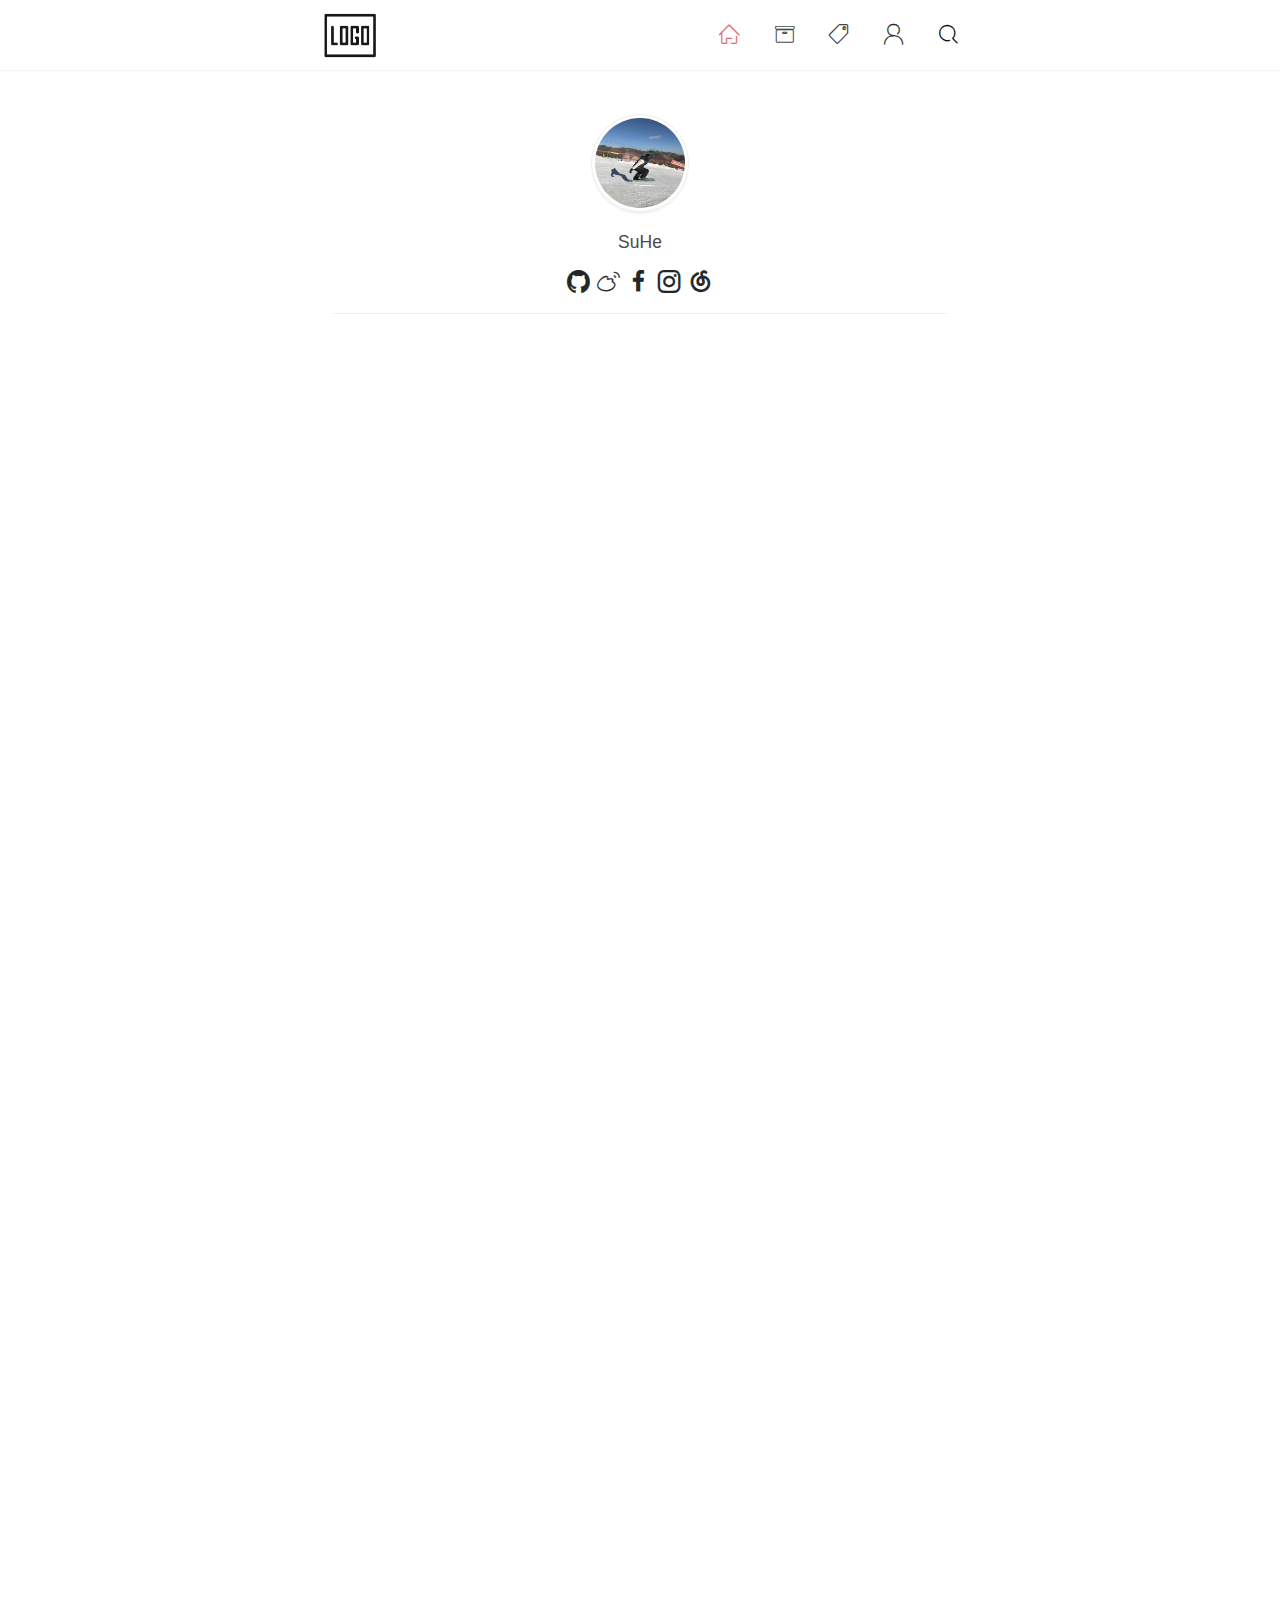
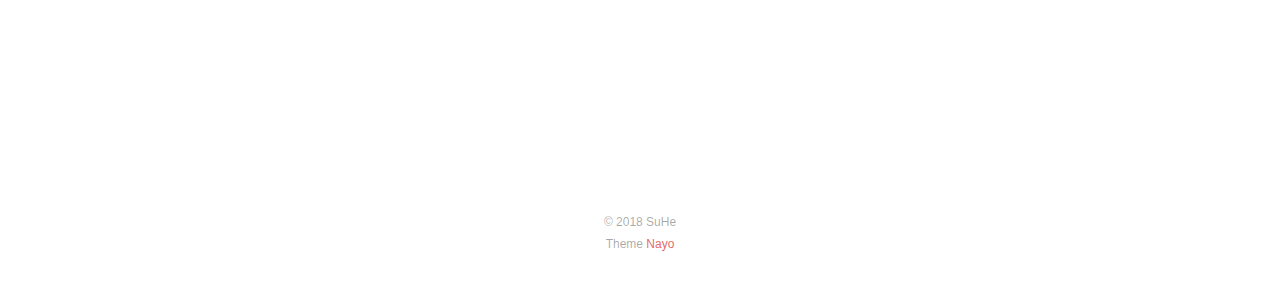
<file: index.html>
<!DOCTYPE html PUBLIC "-//WAPFORUM//DTD XHTML Mobile 1.0//EN" "http://www.wapforum.org/DTD/xhtml-mobile10.dtd">
<html>
  <head>
  <meta http-equiv="content-type" content="text/html; charset=utf-8">
  <meta name="viewport" content="width=device-width, initial-scale=1.0, minimum-scale=1.0, maximum-scale=1.0, user-scalable=yes">
  
  
  <title>  SuHe&#39;s Blog </title>

 
  
    <link rel="icon" href="/images/favicon.png">
  


  <link rel="stylesheet" href="/nayo.min.css"> 
</head>  
  <body>   
    
      <header class="header">
	
  <nav class="header-inner">        

    <span class="iconfont icon-menu mobile-toggle"></span>   	

    <div class="header-logo">
      <a href="/">
        <img class="header-logo-img" src="/images/logo.png">
      </a>
    </div>

    <div class="header-menu">          
              
          
            <a class="header-menu-link" id="header-menu-home" href="/">
              <i class="iconfont icon-home">  
            </i></a>     
          
              
          
            <a class="header-menu-link" id="header-menu-archives" href="/archives">
              <i class="iconfont icon-archives">  
            </i></a>     
          
              
          
            <a class="header-menu-link" id="header-menu-tags" href="/tags">
              <i class="iconfont icon-tags">  
            </i></a>     
          
              
          
            <a class="header-menu-link" id="header-menu-about" href="/about">
              <i class="iconfont icon-about">  
            </i></a>     
          
              
          
              <a class="header-menu-link" id="header-menu-search">
                <i class="iconfont icon-search">  
              </i></a>
          
                  
    </div>  
    
  </nav>
</header>

   

      <div class="container">       
          
          
            <div class="container-inner">  
          

          




<div class="profile sildeUpMin">
	
		<img class="avatar" src="/images/avatar.jpg">

		<p class="author">SuHe</p>
		
		<div class="social">
   		      	
			<a target="_blank" class="social-links" href="https://github.com/Lemonreds/hexo-theme-nayo">		
				<i class="iconfont icon-Github">
			</i></a>	
	          	
			<a target="_blank" class="social-links" href="">		
				<i class="iconfont icon-Weibo">
			</i></a>	
	          	
			<a target="_blank" class="social-links" href="">		
				<i class="iconfont icon-Facebook">
			</i></a>	
	          	
			<a target="_blank" class="social-links" href="">		
				<i class="iconfont icon-Instagram">
			</i></a>	
	          	
			<a target="_blank" class="social-links" href="">		
				<i class="iconfont icon-Neteasemusic">
			</i></a>	
	    
    	</div>		
</div>


    	  	
  		
    			

<article class="article">		
	   
	<div class="article-header">
	    
		<a class="article-title" href="/2018/11/15/前端学习记录/">前端学习记录</a>  
	       
		 

		<div class="article-meta">
			<time>11月 15, 2018</time>
			
				<span class="iconfont icon-star"></span>
				            
						<a class="article-tag" href="/tags/前端/">前端</a>           
				
			
		</div>
	</div>


	

    
	<div class="typo article-excerpt">	
		 
			<h2 id="关于我"><a href="#关于我" class="headerlink" title="关于我"></a>关于我</h2><ul>
<li><a href="http://suhe.site/about/" target="_blank" rel="noopener">关于我</a><h2 id="样式及布局"><a href="#样式及布局" class="headerlink" title="样式及布局"></a>样式及布局</h2></li>
</ul>

		  	  
	</div>

	<div class="article-bottom">
		<a class="article-readmore" href="/2018/11/15/前端学习记录/">阅读更多</a> 	
	</div>	
    
</article>     
     	
    	  	
  		
    			

<article class="article">		
	   
	<div class="article-header">
	    
		<a class="article-title" href="/2018/11/15/tomcat配置ROOT目录/">tomcat配置ROOT目录</a>  
	       
		 

		<div class="article-meta">
			<time>11月 15, 2018</time>
			
				<span class="iconfont icon-star"></span>
				            
						<a class="article-tag" href="/tags/tomcat项目部署/">tomcat项目部署</a>           
				
			
		</div>
	</div>


	

    
	<div class="typo article-excerpt">	
		 
			<p>最近在项目部署在生产环境的时候tomcat使用默认配置总是出现找不到ROOT目录的问题，导致项目启动失败。这里记录一下解决问题的方法。</p>
<h2 id="ROOT目录配置"><a href="#ROOT目录配置" class="headerlink" title="ROOT目录配置"></a>ROOT目录配置</h2><h4 id="（1）删除-ROOT目录下所有文件-："><a href="#（1）删除-ROOT目录下所有文件-：" class="headerlink" title="（1）删除/ROOT目录下所有文件 ："></a>（1）删除/ROOT目录下所有文件 ：</h4><ul>
<li>这种方式最为简单，直接删除/ROOT下面的所有文件，将你已经编译好的工程放到改目录下！ </li>
<li>修改/conf/server.xml文件 ，在里面的…添加下面代码，启动Tomcat </li>
</ul>
<figure class="highlight plain"><table><tr><td class="gutter"><pre><span class="line">1</span><br></pre></td><td class="code"><pre><span class="line">&lt;Context path=&quot;&quot; docBase=&quot;$Tomcat/webapps/ROOT&quot; /&gt;</span><br></pre></td></tr></table></figure>
<p> 注：将应用部署到Tomcat根目录的目的是可以通过“http://[ip]:[port]”直接访问应用！（$Tomcat，为目录全路径，此配置其实是可以省略，但是为了标准还是配置的好） </p>
<h4 id="（2）删除-ROOT目录下所有文件，并新建工程名（项目名）"><a href="#（2）删除-ROOT目录下所有文件，并新建工程名（项目名）" class="headerlink" title="（2）删除/ROOT目录下所有文件，并新建工程名（项目名）:"></a>（2）删除/ROOT目录下所有文件，并新建工程名（项目名）:</h4><ul>
<li>这种方式相对第一种来说，稍微复杂一点点，将你需要部署的工程（项目）放到新建的文件夹！例：（我新建了一个myapp存放我自己项目，目录为/TOOT/myapp）</li>
<li>修改/conf/server.xml文件 ，在里面的…添加下面代码，启动Tomcat </li>
</ul>
<figure class="highlight plain"><table><tr><td class="gutter"><pre><span class="line">1</span><br></pre></td><td class="code"><pre><span class="line">&lt;Context path=&quot;&quot; docBase=&quot;myapp&quot;/&gt;</span><br></pre></td></tr></table></figure>
<p>注：使用“http://[ip]:[port]/[appName]”上下文路径进行访问！此时的这个配置不能省略，一定要加！ </p>
<h4 id="（3）删除-ROOT目录，在webapp下新建工程名（项目名）"><a href="#（3）删除-ROOT目录，在webapp下新建工程名（项目名）" class="headerlink" title="（3）删除/ROOT目录，在webapp下新建工程名（项目名）:"></a>（3）删除/ROOT目录，在webapp下新建工程名（项目名）:</h4><ul>
<li>直接在webapp下面新建工程名（项目名），例：目录/webapp/myapp。</li>
<li>修改/conf/server.xml文件 ，在里面的…添加下面代码，启动Tomcat。 </li>
</ul>
<figure class="highlight plain"><table><tr><td class="gutter"><pre><span class="line">1</span><br></pre></td><td class="code"><pre><span class="line">&lt;Context path=&quot;&quot; docBase=&quot;&quot; /&gt;</span><br></pre></td></tr></table></figure>
<p> 注：使用“http://[ip]:[port]/[appName]”上下文路径进行访问！此时的这个配置不能省略，一定要加！ </p>
<p> 下面在进行一下相关的讲解： </p>
<figure class="highlight plain"><table><tr><td class="gutter"><pre><span class="line">1</span><br></pre></td><td class="code"><pre><span class="line">&lt;Host name=&quot;localhost&quot; appBase=&quot;webapps&quot; unpackWARs=&quot;true&quot; autoDeploy=&quot;true&quot;&gt; &lt;Context path=&quot;&quot; docBase=&quot;&quot; /&gt; .... &lt;/Host&gt;</span><br></pre></td></tr></table></figure>
<figure class="highlight plain"><table><tr><td class="gutter"><pre><span class="line">1</span><br></pre></td><td class="code"><pre><span class="line">&lt;Context path=&quot;/test/rest&quot; docBase=&quot;/project/applications/rest&quot; debug= &quot;0&quot; reloadable=&quot;true&quot; crossContext=&quot;true&quot;&gt;&lt;/Context&gt;</span><br></pre></td></tr></table></figure>
<p>path 指出你的访问路径</p>
<p>docBase指出你的存放路径 debug 为设定debug的等级0提供最少的信息,9提供最多的信息</p>
<p>reloadable=true时 当web.xml或者class有改动的时候都会自动重新加载不需要从新启动服务</p>
<p>crosscontext=”true”表示配置的不同context共享一个session</p>
<p>注：这个里面的name表示的是访问本地的localhost地址，appBase表示项目指定的父位置；path是说明虚拟目录的名字，如果你要只输入ip地址就显示主页，则该键值留为空；docBase是虚拟目录的路径，它默认的是$tomcat/webapps/ROOT目录!debug和reloadable一般都分别设置成0和true </p>

		  	  
	</div>

	<div class="article-bottom">
		<a class="article-readmore" href="/2018/11/15/tomcat配置ROOT目录/">阅读更多</a> 	
	</div>	
    
</article>     
     	
    	  	
  		
    			

<article class="article">		
	   
	<div class="article-header">
	    
		<a class="article-title" href="/2018/08/29/hexo的第一篇博客/">我的个人博客上线</a>  
	       
		 

		<div class="article-meta">
			<time>8月 29, 2018</time>
			
				<span class="iconfont icon-star"></span>
				            
						<a class="article-tag" href="/tags/hexo/">hexo</a>           
				
			
		</div>
	</div>


	

    
	<div class="typo article-excerpt">	
		 
			<p><br></p>
<h2 id="前提"><a href="#前提" class="headerlink" title="前提"></a>前提</h2><ul>
<li>最近一直在看码云上大神的开源程序</li>
<li>发现很多人有好看的个人博客</li>
<li>于是想要拥有一个属于自己的博客<h2 id="过程"><a href="#过程" class="headerlink" title="过程"></a>过程</h2>今天白天下载了node.js，hexo，git，等软件。对于之前从来没接触过的npm，以及git命令<br>行的输入很陌生导致自己踩了不少坑。但终于在晚上12点之前创建了自己的第一个博客，并<br>且申请了自己的域名。整个过程下来还是很开心的，随着年龄的增大感觉自己变得不是那么<br>喜欢折腾了，今天搭建博客的过程又让我重新找回那个爱折腾的自己。</li>
</ul>

		  	  
	</div>

	<div class="article-bottom">
		<a class="article-readmore" href="/2018/08/29/hexo的第一篇博客/">阅读更多</a> 	
	</div>	
    
</article>     
     	
    	  	
  		
    			

<article class="article">		
	   
	<div class="article-header">
	    
		<a class="article-title" href="/2018/08/29/hello-world/">Hello World</a>  
	       
		 

		<div class="article-meta">
			<time>8月 29, 2018</time>
			
		</div>
	</div>


	

    
	<div class="typo article-excerpt">	
		 
			<p>Welcome to <a href="https://hexo.io/" target="_blank" rel="noopener">Hexo</a>! This is your very first post. Check <a href="https://hexo.io/docs/" target="_blank" rel="noopener">documentation</a> for more info. If you get any problems when using Hexo, you can find the answer in <a href="https://hexo.io/docs/troubleshooting.html" target="_blank" rel="noopener">troubleshooting</a> or you can ask me on <a href="https://github.com/hexojs/hexo/issues" target="_blank" rel="noopener">GitHub</a>.</p>
<h2 id="Quick-Start"><a href="#Quick-Start" class="headerlink" title="Quick Start"></a>Quick Start</h2><h3 id="Create-a-new-post"><a href="#Create-a-new-post" class="headerlink" title="Create a new post"></a>Create a new post</h3><figure class="highlight bash"><table><tr><td class="gutter"><pre><span class="line">1</span><br></pre></td><td class="code"><pre><span class="line">$ hexo new <span class="string">"My New Post"</span></span><br></pre></td></tr></table></figure>
<p>More info: <a href="https://hexo.io/docs/writing.html" target="_blank" rel="noopener">Writing</a></p>
<h3 id="Run-server"><a href="#Run-server" class="headerlink" title="Run server"></a>Run server</h3><figure class="highlight bash"><table><tr><td class="gutter"><pre><span class="line">1</span><br></pre></td><td class="code"><pre><span class="line">$ hexo server</span><br></pre></td></tr></table></figure>
<p>More info: <a href="https://hexo.io/docs/server.html" target="_blank" rel="noopener">Server</a></p>
<h3 id="Generate-static-files"><a href="#Generate-static-files" class="headerlink" title="Generate static files"></a>Generate static files</h3><figure class="highlight bash"><table><tr><td class="gutter"><pre><span class="line">1</span><br></pre></td><td class="code"><pre><span class="line">$ hexo generate</span><br></pre></td></tr></table></figure>
<p>More info: <a href="https://hexo.io/docs/generating.html" target="_blank" rel="noopener">Generating</a></p>
<h3 id="Deploy-to-remote-sites"><a href="#Deploy-to-remote-sites" class="headerlink" title="Deploy to remote sites"></a>Deploy to remote sites</h3><figure class="highlight bash"><table><tr><td class="gutter"><pre><span class="line">1</span><br></pre></td><td class="code"><pre><span class="line">$ hexo deploy</span><br></pre></td></tr></table></figure>
<p>More info: <a href="https://hexo.io/docs/deployment.html" target="_blank" rel="noopener">Deployment</a></p>

		  	  
	</div>

	<div class="article-bottom">
		<a class="article-readmore" href="/2018/08/29/hello-world/">阅读更多</a> 	
	</div>	
    
</article>     
     	





          </div> 
      </div>            
    
    <a id="page-backTop">
      <span>
        <i class="iconfont icon-backtotop"></i>
      </span>
    </a> 

  
    
    <div class="search-container sildeUpMin">
        <div class="search-header">
            <input type="text" placeholder="输入你想搜索的" id="search-input" class="search-input">
            <span class="search-cancel">
                <i class="iconfont icon-cancel">
            </i></span>
        </div>
        <div id="search-result" class="search-result"></div>
    </div>
 
     <div class="mobile-menu">      

      
      <img class="mobile-menu-icon" src="/images/favicon.png">   
      

         
            

            <a class="mobile-menu-link" href="/">首页
            </a>
            
         
            

            <a class="mobile-menu-link" href="/archives">归档
            </a>
            
         
            

            <a class="mobile-menu-link" href="/tags">标签
            </a>
            
         
            

            <a class="mobile-menu-link" href="/about">关于
            </a>
            
         
                          

            <a class="mobile-menu-link mobile-menu-search" href="#">搜索 </a>                 
            
         
      
</div>        
    


<script>
var _hmt = _hmt || [];
(function() {
  var hm = document.createElement("script");
  hm.src = "https://hm.baidu.com/hm.js?e1012790684a82ca988e55f1e5b2adda"; 
  var s = document.getElementsByTagName("script")[0]; 
  s.parentNode.insertBefore(hm, s);
})();
</script>





     
    




<footer id="footer">	    

		
		<div class="footer-copyright">
		&copy;
		
		2018		
	
		SuHe
		<br>

		Theme  <a href="https://github.com/Lemonreds/hexo-theme-Nayo" target="_blank">Nayo</a>
		</div>			
	 
</footer>   

    <script src="/nayo.bundle.js"></script>           
  </body>        
</html>
</file>
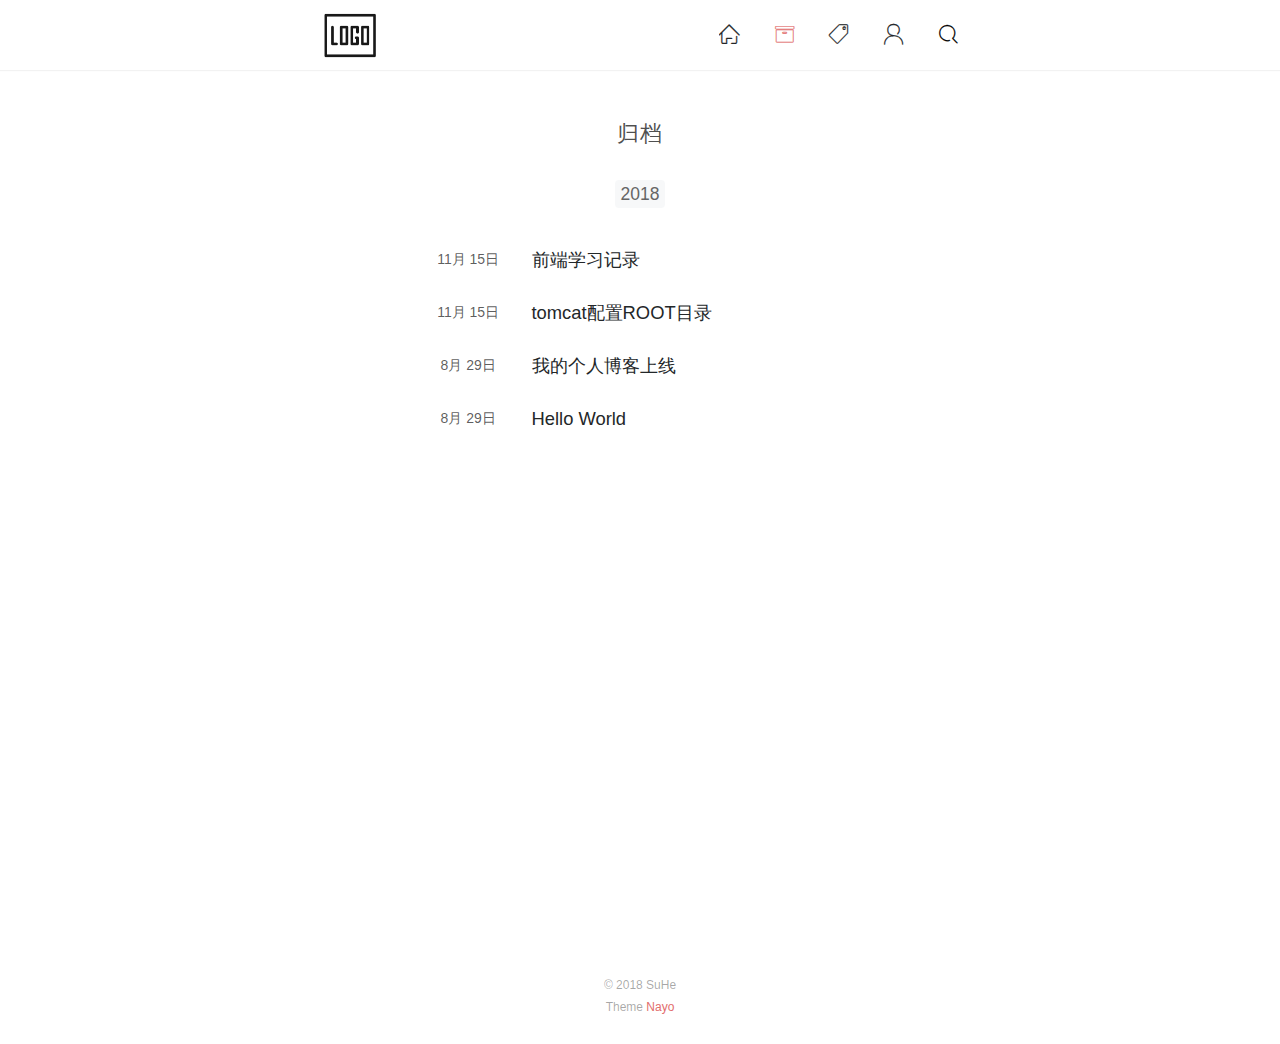
<file: archives/index.html>
<!DOCTYPE html PUBLIC "-//WAPFORUM//DTD XHTML Mobile 1.0//EN" "http://www.wapforum.org/DTD/xhtml-mobile10.dtd">
<html>
  <head>
  <meta http-equiv="content-type" content="text/html; charset=utf-8">
  <meta name="viewport" content="width=device-width, initial-scale=1.0, minimum-scale=1.0, maximum-scale=1.0, user-scalable=yes">
  
  
  <title>  归档 |   SuHe&#39;s Blog </title>

 
  
    <link rel="icon" href="/images/favicon.png">
  


  <link rel="stylesheet" href="/nayo.min.css"> 
</head>  
  <body>   
    
      <header class="header">
	
  <nav class="header-inner">        

    <span class="iconfont icon-menu mobile-toggle"></span>   	

    <div class="header-logo">
      <a href="/">
        <img class="header-logo-img" src="/images/logo.png">
      </a>
    </div>

    <div class="header-menu">          
              
          
            <a class="header-menu-link" id="header-menu-home" href="/">
              <i class="iconfont icon-home">  
            </i></a>     
          
              
          
            <a class="header-menu-link" id="header-menu-archives" href="/archives">
              <i class="iconfont icon-archives">  
            </i></a>     
          
              
          
            <a class="header-menu-link" id="header-menu-tags" href="/tags">
              <i class="iconfont icon-tags">  
            </i></a>     
          
              
          
            <a class="header-menu-link" id="header-menu-about" href="/about">
              <i class="iconfont icon-about">  
            </i></a>     
          
              
          
              <a class="header-menu-link" id="header-menu-search">
                <i class="iconfont icon-search">  
              </i></a>
          
                  
    </div>  
    
  </nav>
</header>

   

      <div class="container">       
          
          
            <div class="container-inner slideDownMin">
          

          <section class="archive slideDownMin">

    <span class="page-title">归档</span>  
   
    
     
   
    
     
      

                    

          
          <div class="archive-part">
              <span class="archive-part-item">
                <span>2018</span>     
              </span>
          </div>
          	    
      
        <div class="archive-item">
          <time class="archive-time"> 11月 15日 </time>
          <span class="archive-title"> <a href="/2018/11/15/前端学习记录/">前端学习记录</a></span>
        </div>

    
     
      

        
        <div class="archive-item">
          <time class="archive-time"> 11月 15日 </time>
          <span class="archive-title"> <a href="/2018/11/15/tomcat配置ROOT目录/">tomcat配置ROOT目录</a></span>
        </div>

    
     
      

        
        <div class="archive-item">
          <time class="archive-time"> 8月 29日 </time>
          <span class="archive-title"> <a href="/2018/08/29/hexo的第一篇博客/">我的个人博客上线</a></span>
        </div>

    
     
      

        
        <div class="archive-item">
          <time class="archive-time"> 8月 29日 </time>
          <span class="archive-title"> <a href="/2018/08/29/hello-world/">Hello World</a></span>
        </div>

       
</section>



          </div> 
      </div>            
    
    <a id="page-backTop">
      <span>
        <i class="iconfont icon-backtotop"></i>
      </span>
    </a> 

  
    
    <div class="search-container sildeUpMin">
        <div class="search-header">
            <input type="text" placeholder="输入你想搜索的" id="search-input" class="search-input">
            <span class="search-cancel">
                <i class="iconfont icon-cancel">
            </i></span>
        </div>
        <div id="search-result" class="search-result"></div>
    </div>
 
     <div class="mobile-menu">      

      
      <img class="mobile-menu-icon" src="/images/favicon.png">   
      

         
            

            <a class="mobile-menu-link" href="/">首页
            </a>
            
         
            

            <a class="mobile-menu-link" href="/archives">归档
            </a>
            
         
            

            <a class="mobile-menu-link" href="/tags">标签
            </a>
            
         
            

            <a class="mobile-menu-link" href="/about">关于
            </a>
            
         
                          

            <a class="mobile-menu-link mobile-menu-search" href="#">搜索 </a>                 
            
         
      
</div>        
    


<script>
var _hmt = _hmt || [];
(function() {
  var hm = document.createElement("script");
  hm.src = "https://hm.baidu.com/hm.js?e1012790684a82ca988e55f1e5b2adda"; 
  var s = document.getElementsByTagName("script")[0]; 
  s.parentNode.insertBefore(hm, s);
})();
</script>





     
    




<footer id="footer">	    

		
		<div class="footer-copyright">
		&copy;
		
		2018		
	
		SuHe
		<br>

		Theme  <a href="https://github.com/Lemonreds/hexo-theme-Nayo" target="_blank">Nayo</a>
		</div>			
	 
</footer>   

    <script src="/nayo.bundle.js"></script>           
  </body>        
</html>
</file>
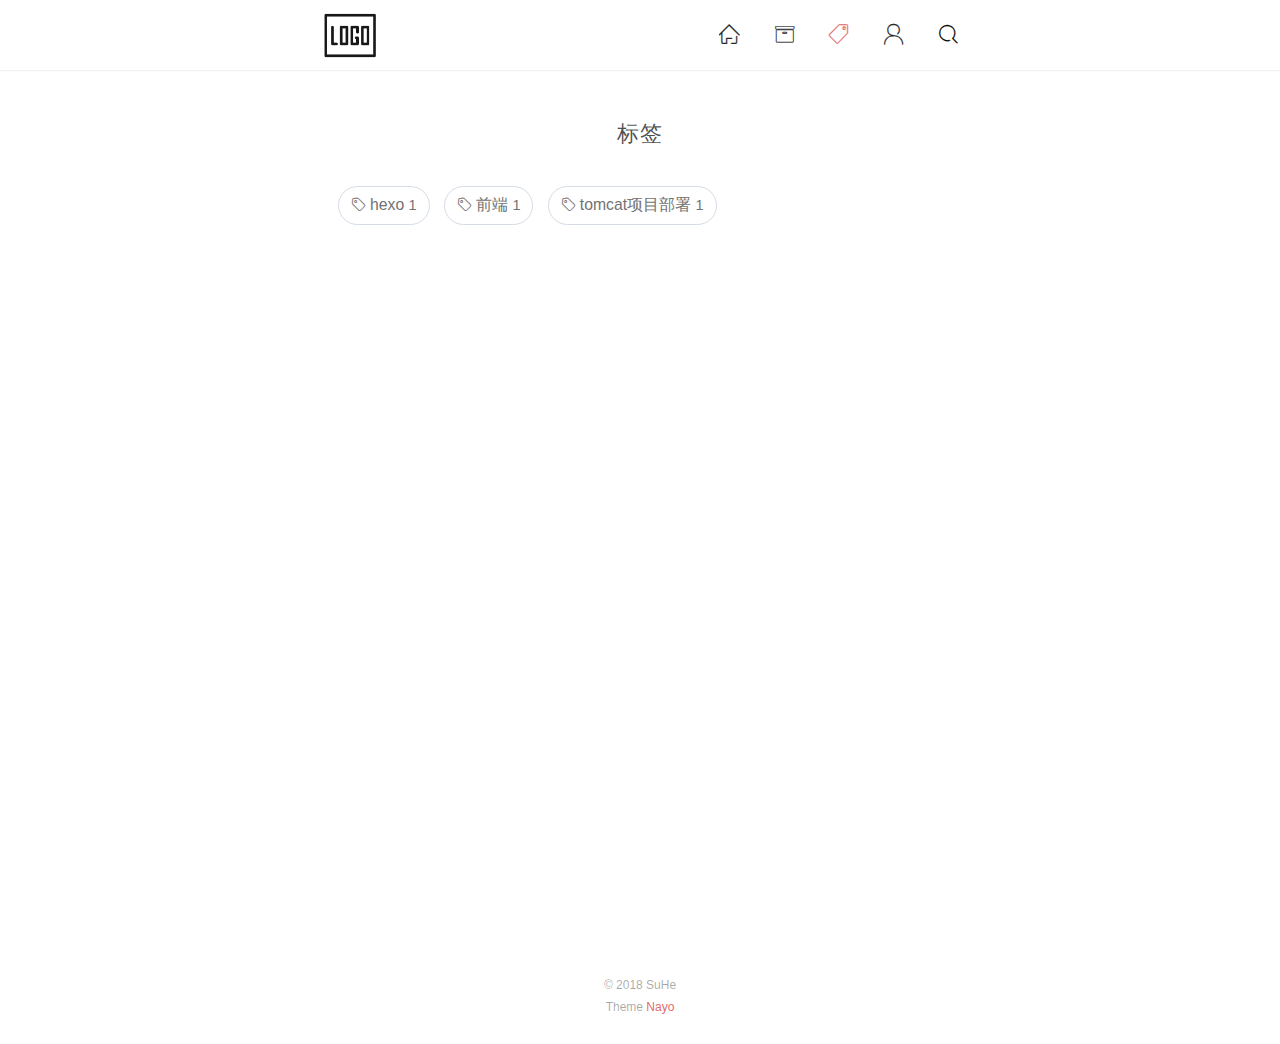
<file: tags/index.html>
<!DOCTYPE html PUBLIC "-//WAPFORUM//DTD XHTML Mobile 1.0//EN" "http://www.wapforum.org/DTD/xhtml-mobile10.dtd">
<html>
  <head>
  <meta http-equiv="content-type" content="text/html; charset=utf-8">
  <meta name="viewport" content="width=device-width, initial-scale=1.0, minimum-scale=1.0, maximum-scale=1.0, user-scalable=yes">
  
  
  <title>  标签 |   SuHe&#39;s Blog </title>

 
  
    <link rel="icon" href="/images/favicon.png">
  


  <link rel="stylesheet" href="/nayo.min.css"> 
</head>  
  <body>   
    
      <header class="header">
	
  <nav class="header-inner">        

    <span class="iconfont icon-menu mobile-toggle"></span>   	

    <div class="header-logo">
      <a href="/">
        <img class="header-logo-img" src="/images/logo.png">
      </a>
    </div>

    <div class="header-menu">          
              
          
            <a class="header-menu-link" id="header-menu-home" href="/">
              <i class="iconfont icon-home">  
            </i></a>     
          
              
          
            <a class="header-menu-link" id="header-menu-archives" href="/archives">
              <i class="iconfont icon-archives">  
            </i></a>     
          
              
          
            <a class="header-menu-link" id="header-menu-tags" href="/tags">
              <i class="iconfont icon-tags">  
            </i></a>     
          
              
          
            <a class="header-menu-link" id="header-menu-about" href="/about">
              <i class="iconfont icon-about">  
            </i></a>     
          
              
          
              <a class="header-menu-link" id="header-menu-search">
                <i class="iconfont icon-search">  
              </i></a>
          
                  
    </div>  
    
  </nav>
</header>

   

      <div class="container">       
          
          
            <div class="container-inner slideDownMin">
          

          <section>
      
      
        <span class="page-title">标签</span> 
        
        
            
            <a class="tag-wrap slideDownMin" href="/tags/hexo/">    
               <span class="iconfont icon-tag-inner"></span>           
               <span class="tag-name"> hexo </span>
               <span class="tag-count">1</span>  
             </a>
        
            
            <a class="tag-wrap slideDownMin" href="/tags/前端/">    
               <span class="iconfont icon-tag-inner"></span>           
               <span class="tag-name"> 前端 </span>
               <span class="tag-count">1</span>  
             </a>
        
            
            <a class="tag-wrap slideDownMin" href="/tags/tomcat项目部署/">    
               <span class="iconfont icon-tag-inner"></span>           
               <span class="tag-name"> tomcat项目部署 </span>
               <span class="tag-count">1</span>  
             </a>
        

    
</section>
          </div> 
      </div>            
    
    <a id="page-backTop">
      <span>
        <i class="iconfont icon-backtotop"></i>
      </span>
    </a> 

  
    
    <div class="search-container sildeUpMin">
        <div class="search-header">
            <input type="text" placeholder="输入你想搜索的" id="search-input" class="search-input">
            <span class="search-cancel">
                <i class="iconfont icon-cancel">
            </i></span>
        </div>
        <div id="search-result" class="search-result"></div>
    </div>
 
     <div class="mobile-menu">      

      
      <img class="mobile-menu-icon" src="/images/favicon.png">   
      

         
            

            <a class="mobile-menu-link" href="/">首页
            </a>
            
         
            

            <a class="mobile-menu-link" href="/archives">归档
            </a>
            
         
            

            <a class="mobile-menu-link" href="/tags">标签
            </a>
            
         
            

            <a class="mobile-menu-link" href="/about">关于
            </a>
            
         
                          

            <a class="mobile-menu-link mobile-menu-search" href="#">搜索 </a>                 
            
         
      
</div>        
    


<script>
var _hmt = _hmt || [];
(function() {
  var hm = document.createElement("script");
  hm.src = "https://hm.baidu.com/hm.js?e1012790684a82ca988e55f1e5b2adda"; 
  var s = document.getElementsByTagName("script")[0]; 
  s.parentNode.insertBefore(hm, s);
})();
</script>





     
    




<footer id="footer">	    

		
		<div class="footer-copyright">
		&copy;
		
		2018		
	
		SuHe
		<br>

		Theme  <a href="https://github.com/Lemonreds/hexo-theme-Nayo" target="_blank">Nayo</a>
		</div>			
	 
</footer>   

    <script src="/nayo.bundle.js"></script>           
  </body>        
</html>
</file>
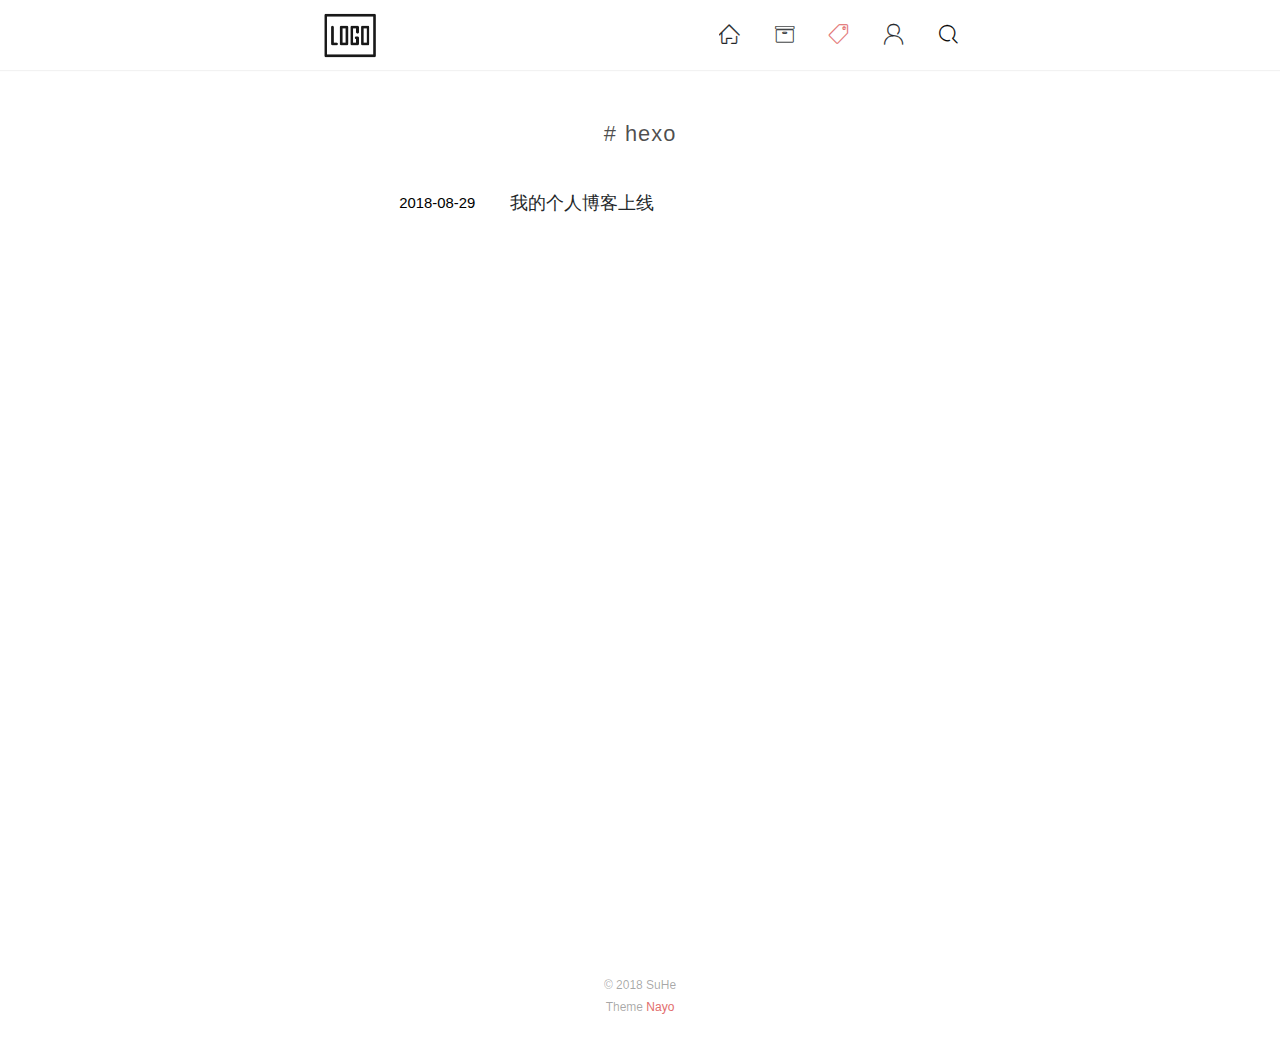
<file: tags/hexo/index.html>
<!DOCTYPE html PUBLIC "-//WAPFORUM//DTD XHTML Mobile 1.0//EN" "http://www.wapforum.org/DTD/xhtml-mobile10.dtd">
<html>
  <head>
  <meta http-equiv="content-type" content="text/html; charset=utf-8">
  <meta name="viewport" content="width=device-width, initial-scale=1.0, minimum-scale=1.0, maximum-scale=1.0, user-scalable=yes">
  
  
  <title>  标签: hexo |   SuHe&#39;s Blog </title>

 
  
    <link rel="icon" href="/images/favicon.png">
  


  <link rel="stylesheet" href="/nayo.min.css"> 
</head>  
  <body>   
    
      <header class="header">
	
  <nav class="header-inner">        

    <span class="iconfont icon-menu mobile-toggle"></span>   	

    <div class="header-logo">
      <a href="/">
        <img class="header-logo-img" src="/images/logo.png">
      </a>
    </div>

    <div class="header-menu">          
              
          
            <a class="header-menu-link" id="header-menu-home" href="/">
              <i class="iconfont icon-home">  
            </i></a>     
          
              
          
            <a class="header-menu-link" id="header-menu-archives" href="/archives">
              <i class="iconfont icon-archives">  
            </i></a>     
          
              
          
            <a class="header-menu-link" id="header-menu-tags" href="/tags">
              <i class="iconfont icon-tags">  
            </i></a>     
          
              
          
            <a class="header-menu-link" id="header-menu-about" href="/about">
              <i class="iconfont icon-about">  
            </i></a>     
          
              
          
              <a class="header-menu-link" id="header-menu-search">
                <i class="iconfont icon-search">  
              </i></a>
          
                  
    </div>  
    
  </nav>
</header>

   

      <div class="container">       
          
          
            <div class="container-inner slideDownMin">
          

          <section>
  

      <span class="page-title"># hexo</span>   
        
             

            	

	   

	   <article class="item slideDownMin">   	

        <time class="item-date"> 2018-08-29</time>    

        <a class="item-title" href="/2018/08/29/hexo的第一篇博客/">我的个人博客上线</a>

      </article>

       

        

    
</section>
          </div> 
      </div>            
    
    <a id="page-backTop">
      <span>
        <i class="iconfont icon-backtotop"></i>
      </span>
    </a> 

  
    
    <div class="search-container sildeUpMin">
        <div class="search-header">
            <input type="text" placeholder="输入你想搜索的" id="search-input" class="search-input">
            <span class="search-cancel">
                <i class="iconfont icon-cancel">
            </i></span>
        </div>
        <div id="search-result" class="search-result"></div>
    </div>
 
     <div class="mobile-menu">      

      
      <img class="mobile-menu-icon" src="/images/favicon.png">   
      

         
            

            <a class="mobile-menu-link" href="/">首页
            </a>
            
         
            

            <a class="mobile-menu-link" href="/archives">归档
            </a>
            
         
            

            <a class="mobile-menu-link" href="/tags">标签
            </a>
            
         
            

            <a class="mobile-menu-link" href="/about">关于
            </a>
            
         
                          

            <a class="mobile-menu-link mobile-menu-search" href="#">搜索 </a>                 
            
         
      
</div>        
    


<script>
var _hmt = _hmt || [];
(function() {
  var hm = document.createElement("script");
  hm.src = "https://hm.baidu.com/hm.js?e1012790684a82ca988e55f1e5b2adda"; 
  var s = document.getElementsByTagName("script")[0]; 
  s.parentNode.insertBefore(hm, s);
})();
</script>





     
    




<footer id="footer">	    

		
		<div class="footer-copyright">
		&copy;
		
		2018		
	
		SuHe
		<br>

		Theme  <a href="https://github.com/Lemonreds/hexo-theme-Nayo" target="_blank">Nayo</a>
		</div>			
	 
</footer>   

    <script src="/nayo.bundle.js"></script>           
  </body>        
</html>
</file>
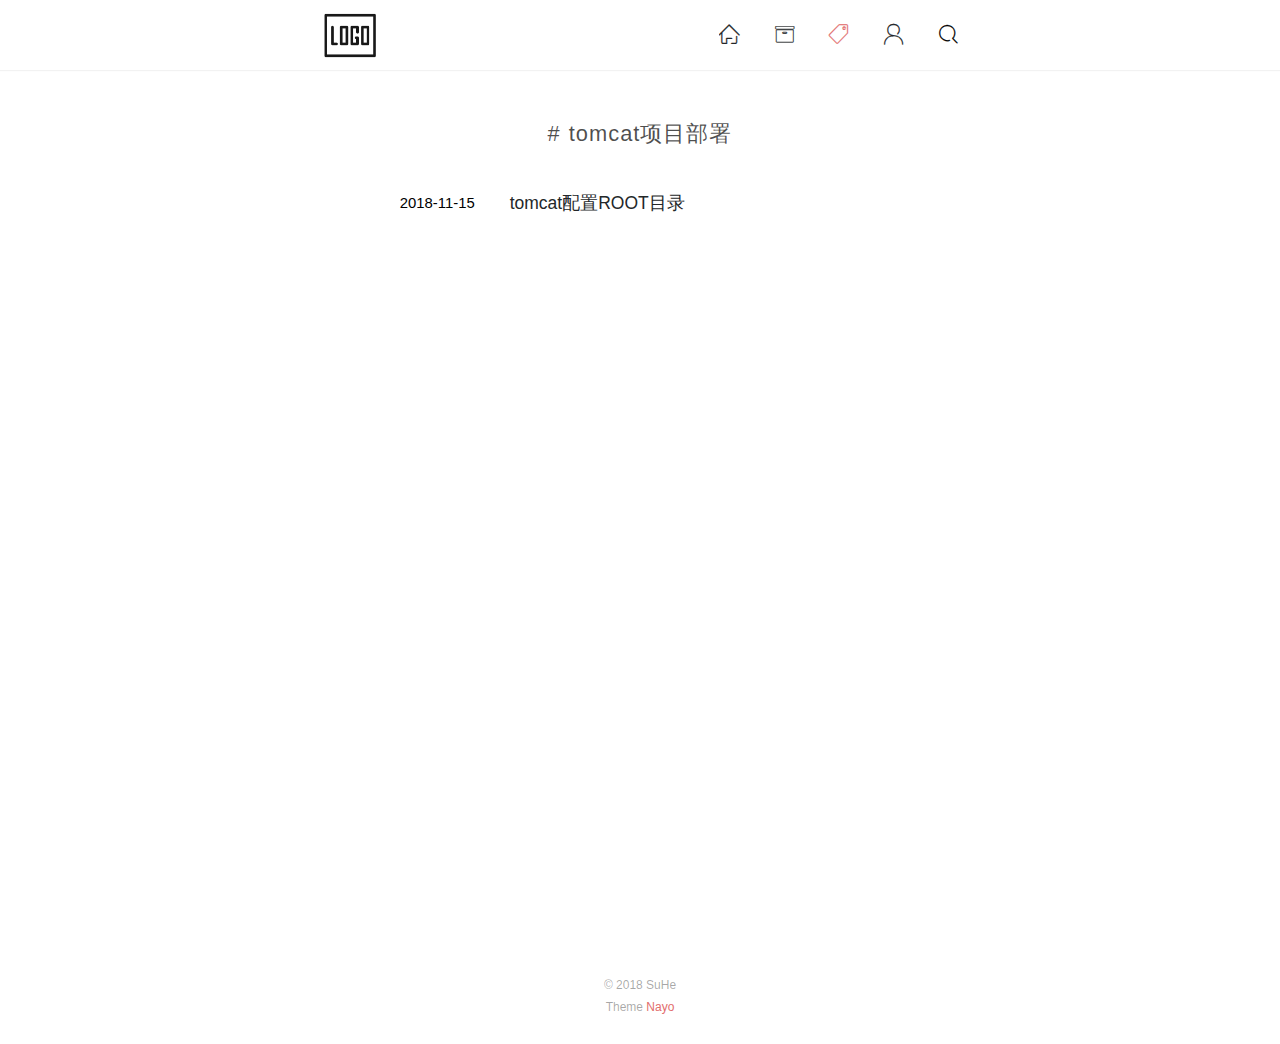
<file: tags/tomcat项目部署/index.html>
<!DOCTYPE html PUBLIC "-//WAPFORUM//DTD XHTML Mobile 1.0//EN" "http://www.wapforum.org/DTD/xhtml-mobile10.dtd">
<html>
  <head>
  <meta http-equiv="content-type" content="text/html; charset=utf-8">
  <meta name="viewport" content="width=device-width, initial-scale=1.0, minimum-scale=1.0, maximum-scale=1.0, user-scalable=yes">
  
  
  <title>  标签: tomcat项目部署 |   SuHe&#39;s Blog </title>

 
  
    <link rel="icon" href="/images/favicon.png">
  


  <link rel="stylesheet" href="/nayo.min.css"> 
</head>  
  <body>   
    
      <header class="header">
	
  <nav class="header-inner">        

    <span class="iconfont icon-menu mobile-toggle"></span>   	

    <div class="header-logo">
      <a href="/">
        <img class="header-logo-img" src="/images/logo.png">
      </a>
    </div>

    <div class="header-menu">          
              
          
            <a class="header-menu-link" id="header-menu-home" href="/">
              <i class="iconfont icon-home">  
            </i></a>     
          
              
          
            <a class="header-menu-link" id="header-menu-archives" href="/archives">
              <i class="iconfont icon-archives">  
            </i></a>     
          
              
          
            <a class="header-menu-link" id="header-menu-tags" href="/tags">
              <i class="iconfont icon-tags">  
            </i></a>     
          
              
          
            <a class="header-menu-link" id="header-menu-about" href="/about">
              <i class="iconfont icon-about">  
            </i></a>     
          
              
          
              <a class="header-menu-link" id="header-menu-search">
                <i class="iconfont icon-search">  
              </i></a>
          
                  
    </div>  
    
  </nav>
</header>

   

      <div class="container">       
          
          
            <div class="container-inner slideDownMin">
          

          <section>
  

      <span class="page-title"># tomcat项目部署</span>   
        
             

            	

	   

	   <article class="item slideDownMin">   	

        <time class="item-date"> 2018-11-15</time>    

        <a class="item-title" href="/2018/11/15/tomcat配置ROOT目录/">tomcat配置ROOT目录</a>

      </article>

       

        

    
</section>
          </div> 
      </div>            
    
    <a id="page-backTop">
      <span>
        <i class="iconfont icon-backtotop"></i>
      </span>
    </a> 

  
    
    <div class="search-container sildeUpMin">
        <div class="search-header">
            <input type="text" placeholder="输入你想搜索的" id="search-input" class="search-input">
            <span class="search-cancel">
                <i class="iconfont icon-cancel">
            </i></span>
        </div>
        <div id="search-result" class="search-result"></div>
    </div>
 
     <div class="mobile-menu">      

      
      <img class="mobile-menu-icon" src="/images/favicon.png">   
      

         
            

            <a class="mobile-menu-link" href="/">首页
            </a>
            
         
            

            <a class="mobile-menu-link" href="/archives">归档
            </a>
            
         
            

            <a class="mobile-menu-link" href="/tags">标签
            </a>
            
         
            

            <a class="mobile-menu-link" href="/about">关于
            </a>
            
         
                          

            <a class="mobile-menu-link mobile-menu-search" href="#">搜索 </a>                 
            
         
      
</div>        
    


<script>
var _hmt = _hmt || [];
(function() {
  var hm = document.createElement("script");
  hm.src = "https://hm.baidu.com/hm.js?e1012790684a82ca988e55f1e5b2adda"; 
  var s = document.getElementsByTagName("script")[0]; 
  s.parentNode.insertBefore(hm, s);
})();
</script>





     
    




<footer id="footer">	    

		
		<div class="footer-copyright">
		&copy;
		
		2018		
	
		SuHe
		<br>

		Theme  <a href="https://github.com/Lemonreds/hexo-theme-Nayo" target="_blank">Nayo</a>
		</div>			
	 
</footer>   

    <script src="/nayo.bundle.js"></script>           
  </body>        
</html>
</file>
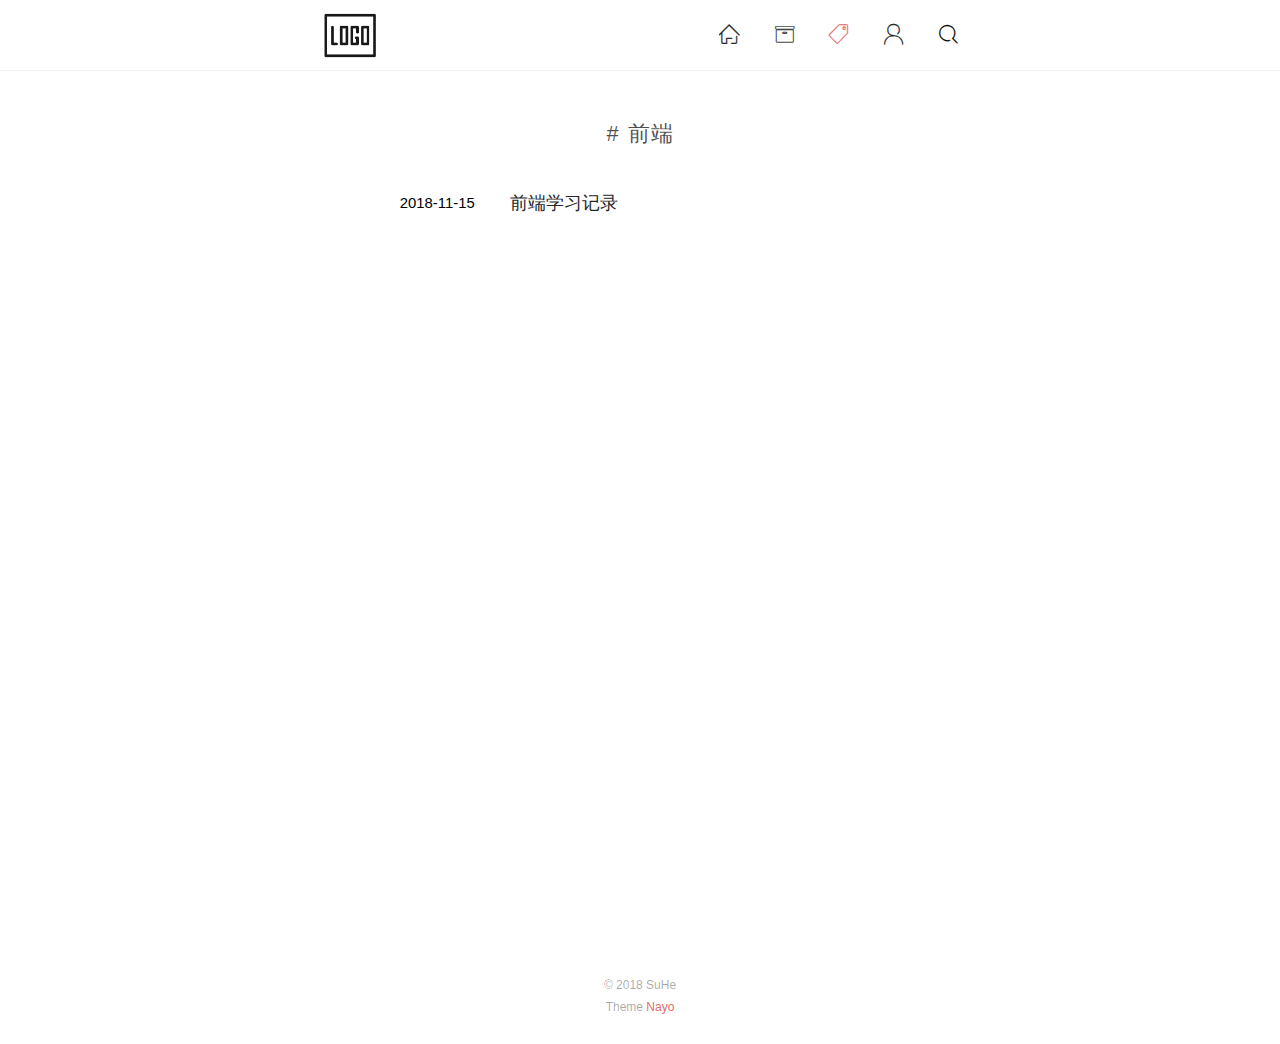
<file: tags/前端/index.html>
<!DOCTYPE html PUBLIC "-//WAPFORUM//DTD XHTML Mobile 1.0//EN" "http://www.wapforum.org/DTD/xhtml-mobile10.dtd">
<html>
  <head>
  <meta http-equiv="content-type" content="text/html; charset=utf-8">
  <meta name="viewport" content="width=device-width, initial-scale=1.0, minimum-scale=1.0, maximum-scale=1.0, user-scalable=yes">
  
  
  <title>  标签: 前端 |   SuHe&#39;s Blog </title>

 
  
    <link rel="icon" href="/images/favicon.png">
  


  <link rel="stylesheet" href="/nayo.min.css"> 
</head>  
  <body>   
    
      <header class="header">
	
  <nav class="header-inner">        

    <span class="iconfont icon-menu mobile-toggle"></span>   	

    <div class="header-logo">
      <a href="/">
        <img class="header-logo-img" src="/images/logo.png">
      </a>
    </div>

    <div class="header-menu">          
              
          
            <a class="header-menu-link" id="header-menu-home" href="/">
              <i class="iconfont icon-home">  
            </i></a>     
          
              
          
            <a class="header-menu-link" id="header-menu-archives" href="/archives">
              <i class="iconfont icon-archives">  
            </i></a>     
          
              
          
            <a class="header-menu-link" id="header-menu-tags" href="/tags">
              <i class="iconfont icon-tags">  
            </i></a>     
          
              
          
            <a class="header-menu-link" id="header-menu-about" href="/about">
              <i class="iconfont icon-about">  
            </i></a>     
          
              
          
              <a class="header-menu-link" id="header-menu-search">
                <i class="iconfont icon-search">  
              </i></a>
          
                  
    </div>  
    
  </nav>
</header>

   

      <div class="container">       
          
          
            <div class="container-inner slideDownMin">
          

          <section>
  

      <span class="page-title"># 前端</span>   
        
             

            	

	   

	   <article class="item slideDownMin">   	

        <time class="item-date"> 2018-11-15</time>    

        <a class="item-title" href="/2018/11/15/前端学习记录/">前端学习记录</a>

      </article>

       

        

    
</section>
          </div> 
      </div>            
    
    <a id="page-backTop">
      <span>
        <i class="iconfont icon-backtotop"></i>
      </span>
    </a> 

  
    
    <div class="search-container sildeUpMin">
        <div class="search-header">
            <input type="text" placeholder="输入你想搜索的" id="search-input" class="search-input">
            <span class="search-cancel">
                <i class="iconfont icon-cancel">
            </i></span>
        </div>
        <div id="search-result" class="search-result"></div>
    </div>
 
     <div class="mobile-menu">      

      
      <img class="mobile-menu-icon" src="/images/favicon.png">   
      

         
            

            <a class="mobile-menu-link" href="/">首页
            </a>
            
         
            

            <a class="mobile-menu-link" href="/archives">归档
            </a>
            
         
            

            <a class="mobile-menu-link" href="/tags">标签
            </a>
            
         
            

            <a class="mobile-menu-link" href="/about">关于
            </a>
            
         
                          

            <a class="mobile-menu-link mobile-menu-search" href="#">搜索 </a>                 
            
         
      
</div>        
    


<script>
var _hmt = _hmt || [];
(function() {
  var hm = document.createElement("script");
  hm.src = "https://hm.baidu.com/hm.js?e1012790684a82ca988e55f1e5b2adda"; 
  var s = document.getElementsByTagName("script")[0]; 
  s.parentNode.insertBefore(hm, s);
})();
</script>





     
    




<footer id="footer">	    

		
		<div class="footer-copyright">
		&copy;
		
		2018		
	
		SuHe
		<br>

		Theme  <a href="https://github.com/Lemonreds/hexo-theme-Nayo" target="_blank">Nayo</a>
		</div>			
	 
</footer>   

    <script src="/nayo.bundle.js"></script>           
  </body>        
</html>
</file>
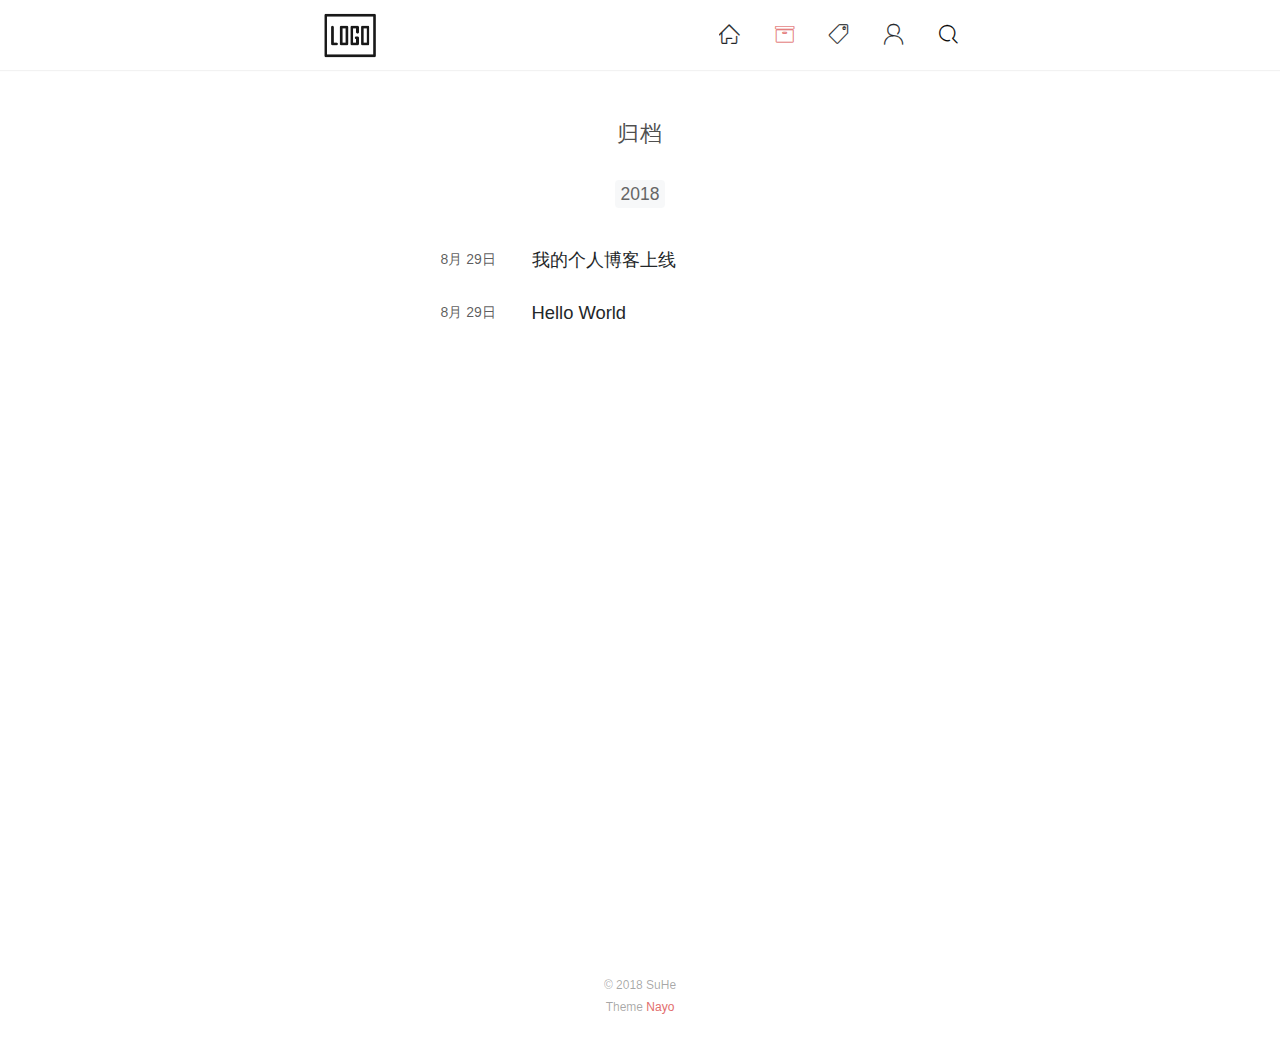
<file: archives/2018/08/index.html>
<!DOCTYPE html PUBLIC "-//WAPFORUM//DTD XHTML Mobile 1.0//EN" "http://www.wapforum.org/DTD/xhtml-mobile10.dtd">
<html>
  <head>
  <meta http-equiv="content-type" content="text/html; charset=utf-8">
  <meta name="viewport" content="width=device-width, initial-scale=1.0, minimum-scale=1.0, maximum-scale=1.0, user-scalable=yes">
  
  
  <title>  归档 |   SuHe&#39;s Blog </title>

 
  
    <link rel="icon" href="/images/favicon.png">
  


  <link rel="stylesheet" href="/nayo.min.css"> 
</head>  
  <body>   
    
      <header class="header">
	
  <nav class="header-inner">        

    <span class="iconfont icon-menu mobile-toggle"></span>   	

    <div class="header-logo">
      <a href="/">
        <img class="header-logo-img" src="/images/logo.png">
      </a>
    </div>

    <div class="header-menu">          
              
          
            <a class="header-menu-link" id="header-menu-home" href="/">
              <i class="iconfont icon-home">  
            </i></a>     
          
              
          
            <a class="header-menu-link" id="header-menu-archives" href="/archives">
              <i class="iconfont icon-archives">  
            </i></a>     
          
              
          
            <a class="header-menu-link" id="header-menu-tags" href="/tags">
              <i class="iconfont icon-tags">  
            </i></a>     
          
              
          
            <a class="header-menu-link" id="header-menu-about" href="/about">
              <i class="iconfont icon-about">  
            </i></a>     
          
              
          
              <a class="header-menu-link" id="header-menu-search">
                <i class="iconfont icon-search">  
              </i></a>
          
                  
    </div>  
    
  </nav>
</header>

   

      <div class="container">       
          
          
            <div class="container-inner slideDownMin">
          

          <section class="archive slideDownMin">

    <span class="page-title">归档</span>  
   
    
     
   
    
     
      

                    

          
          <div class="archive-part">
              <span class="archive-part-item">
                <span>2018</span>     
              </span>
          </div>
          	    
      
        <div class="archive-item">
          <time class="archive-time"> 8月 29日 </time>
          <span class="archive-title"> <a href="/2018/08/29/hexo的第一篇博客/">我的个人博客上线</a></span>
        </div>

    
     
      

        
        <div class="archive-item">
          <time class="archive-time"> 8月 29日 </time>
          <span class="archive-title"> <a href="/2018/08/29/hello-world/">Hello World</a></span>
        </div>

       
</section>



          </div> 
      </div>            
    
    <a id="page-backTop">
      <span>
        <i class="iconfont icon-backtotop"></i>
      </span>
    </a> 

  
    
    <div class="search-container sildeUpMin">
        <div class="search-header">
            <input type="text" placeholder="输入你想搜索的" id="search-input" class="search-input">
            <span class="search-cancel">
                <i class="iconfont icon-cancel">
            </i></span>
        </div>
        <div id="search-result" class="search-result"></div>
    </div>
 
     <div class="mobile-menu">      

      
      <img class="mobile-menu-icon" src="/images/favicon.png">   
      

         
            

            <a class="mobile-menu-link" href="/">首页
            </a>
            
         
            

            <a class="mobile-menu-link" href="/archives">归档
            </a>
            
         
            

            <a class="mobile-menu-link" href="/tags">标签
            </a>
            
         
            

            <a class="mobile-menu-link" href="/about">关于
            </a>
            
         
                          

            <a class="mobile-menu-link mobile-menu-search" href="#">搜索 </a>                 
            
         
      
</div>        
    


<script>
var _hmt = _hmt || [];
(function() {
  var hm = document.createElement("script");
  hm.src = "https://hm.baidu.com/hm.js?e1012790684a82ca988e55f1e5b2adda"; 
  var s = document.getElementsByTagName("script")[0]; 
  s.parentNode.insertBefore(hm, s);
})();
</script>





     
    




<footer id="footer">	    

		
		<div class="footer-copyright">
		&copy;
		
		2018		
	
		SuHe
		<br>

		Theme  <a href="https://github.com/Lemonreds/hexo-theme-Nayo" target="_blank">Nayo</a>
		</div>			
	 
</footer>   

    <script src="/nayo.bundle.js"></script>           
  </body>        
</html>
</file>
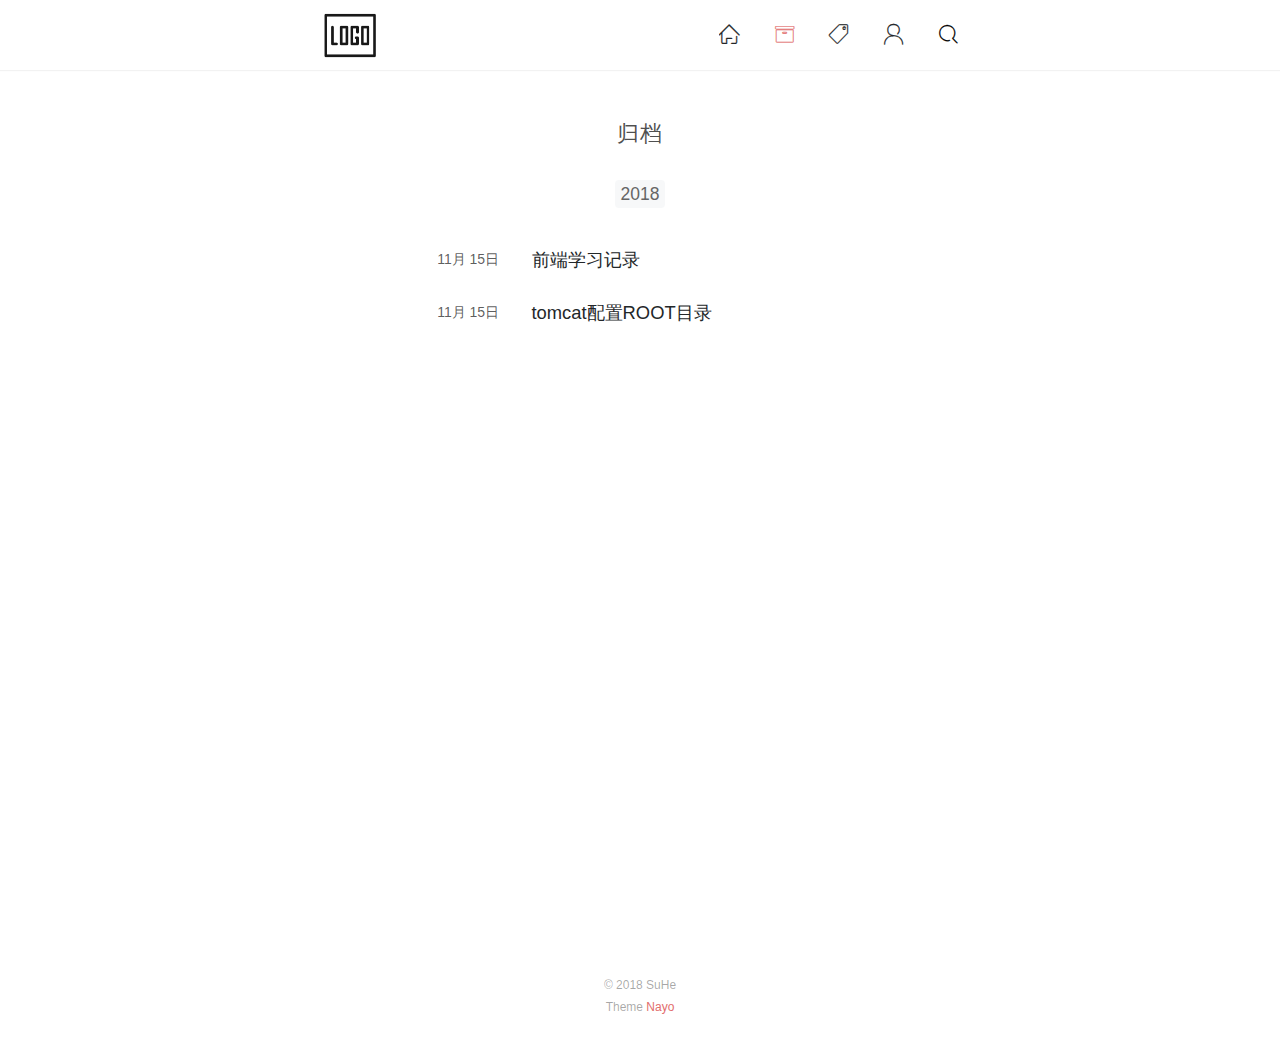
<file: archives/2018/11/index.html>
<!DOCTYPE html PUBLIC "-//WAPFORUM//DTD XHTML Mobile 1.0//EN" "http://www.wapforum.org/DTD/xhtml-mobile10.dtd">
<html>
  <head>
  <meta http-equiv="content-type" content="text/html; charset=utf-8">
  <meta name="viewport" content="width=device-width, initial-scale=1.0, minimum-scale=1.0, maximum-scale=1.0, user-scalable=yes">
  
  
  <title>  归档 |   SuHe&#39;s Blog </title>

 
  
    <link rel="icon" href="/images/favicon.png">
  


  <link rel="stylesheet" href="/nayo.min.css"> 
</head>  
  <body>   
    
      <header class="header">
	
  <nav class="header-inner">        

    <span class="iconfont icon-menu mobile-toggle"></span>   	

    <div class="header-logo">
      <a href="/">
        <img class="header-logo-img" src="/images/logo.png">
      </a>
    </div>

    <div class="header-menu">          
              
          
            <a class="header-menu-link" id="header-menu-home" href="/">
              <i class="iconfont icon-home">  
            </i></a>     
          
              
          
            <a class="header-menu-link" id="header-menu-archives" href="/archives">
              <i class="iconfont icon-archives">  
            </i></a>     
          
              
          
            <a class="header-menu-link" id="header-menu-tags" href="/tags">
              <i class="iconfont icon-tags">  
            </i></a>     
          
              
          
            <a class="header-menu-link" id="header-menu-about" href="/about">
              <i class="iconfont icon-about">  
            </i></a>     
          
              
          
              <a class="header-menu-link" id="header-menu-search">
                <i class="iconfont icon-search">  
              </i></a>
          
                  
    </div>  
    
  </nav>
</header>

   

      <div class="container">       
          
          
            <div class="container-inner slideDownMin">
          

          <section class="archive slideDownMin">

    <span class="page-title">归档</span>  
   
    
     
   
    
     
      

                    

          
          <div class="archive-part">
              <span class="archive-part-item">
                <span>2018</span>     
              </span>
          </div>
          	    
      
        <div class="archive-item">
          <time class="archive-time"> 11月 15日 </time>
          <span class="archive-title"> <a href="/2018/11/15/前端学习记录/">前端学习记录</a></span>
        </div>

    
     
      

        
        <div class="archive-item">
          <time class="archive-time"> 11月 15日 </time>
          <span class="archive-title"> <a href="/2018/11/15/tomcat配置ROOT目录/">tomcat配置ROOT目录</a></span>
        </div>

       
</section>



          </div> 
      </div>            
    
    <a id="page-backTop">
      <span>
        <i class="iconfont icon-backtotop"></i>
      </span>
    </a> 

  
    
    <div class="search-container sildeUpMin">
        <div class="search-header">
            <input type="text" placeholder="输入你想搜索的" id="search-input" class="search-input">
            <span class="search-cancel">
                <i class="iconfont icon-cancel">
            </i></span>
        </div>
        <div id="search-result" class="search-result"></div>
    </div>
 
     <div class="mobile-menu">      

      
      <img class="mobile-menu-icon" src="/images/favicon.png">   
      

         
            

            <a class="mobile-menu-link" href="/">首页
            </a>
            
         
            

            <a class="mobile-menu-link" href="/archives">归档
            </a>
            
         
            

            <a class="mobile-menu-link" href="/tags">标签
            </a>
            
         
            

            <a class="mobile-menu-link" href="/about">关于
            </a>
            
         
                          

            <a class="mobile-menu-link mobile-menu-search" href="#">搜索 </a>                 
            
         
      
</div>        
    


<script>
var _hmt = _hmt || [];
(function() {
  var hm = document.createElement("script");
  hm.src = "https://hm.baidu.com/hm.js?e1012790684a82ca988e55f1e5b2adda"; 
  var s = document.getElementsByTagName("script")[0]; 
  s.parentNode.insertBefore(hm, s);
})();
</script>





     
    




<footer id="footer">	    

		
		<div class="footer-copyright">
		&copy;
		
		2018		
	
		SuHe
		<br>

		Theme  <a href="https://github.com/Lemonreds/hexo-theme-Nayo" target="_blank">Nayo</a>
		</div>			
	 
</footer>   

    <script src="/nayo.bundle.js"></script>           
  </body>        
</html>
</file>
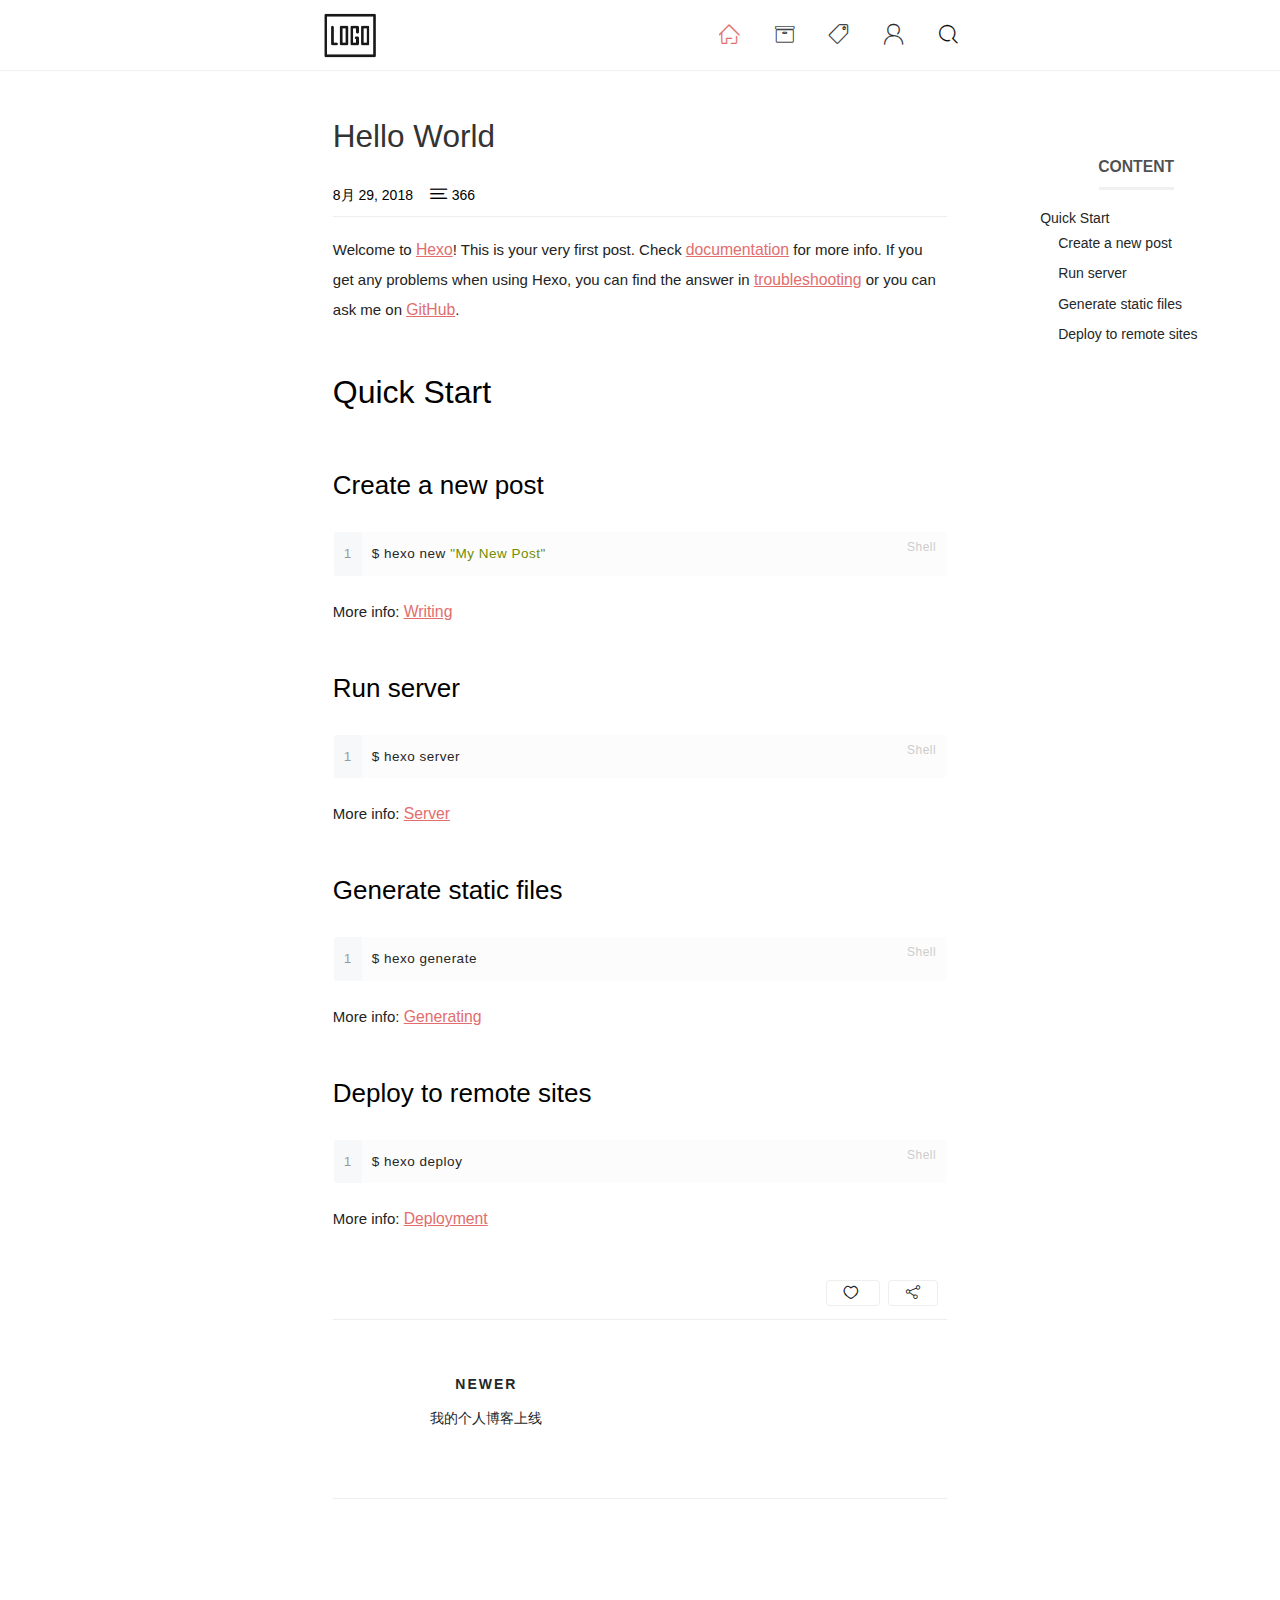
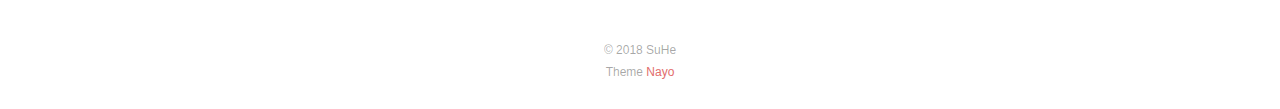
<file: 2018/08/29/hello-world/index.html>
<!DOCTYPE html PUBLIC "-//WAPFORUM//DTD XHTML Mobile 1.0//EN" "http://www.wapforum.org/DTD/xhtml-mobile10.dtd">
<html>
  <head>
  <meta http-equiv="content-type" content="text/html; charset=utf-8">
  <meta name="viewport" content="width=device-width, initial-scale=1.0, minimum-scale=1.0, maximum-scale=1.0, user-scalable=yes">
  
  
  <title>  Hello World |   SuHe&#39;s Blog </title>

 
  
    <link rel="icon" href="/images/favicon.png">
  


  <link rel="stylesheet" href="/nayo.min.css"> 
</head>  
  <body>   
    
      <header class="header">
	
  <nav class="header-inner">        

    <span class="iconfont icon-menu mobile-toggle"></span>   	

    <div class="header-logo">
      <a href="/">
        <img class="header-logo-img" src="/images/logo.png">
      </a>
    </div>

    <div class="header-menu">          
              
          
            <a class="header-menu-link" id="header-menu-home" href="/">
              <i class="iconfont icon-home">  
            </i></a>     
          
              
          
            <a class="header-menu-link" id="header-menu-archives" href="/archives">
              <i class="iconfont icon-archives">  
            </i></a>     
          
              
          
            <a class="header-menu-link" id="header-menu-tags" href="/tags">
              <i class="iconfont icon-tags">  
            </i></a>     
          
              
          
            <a class="header-menu-link" id="header-menu-about" href="/about">
              <i class="iconfont icon-about">  
            </i></a>     
          
              
          
              <a class="header-menu-link" id="header-menu-search">
                <i class="iconfont icon-search">  
              </i></a>
          
                  
    </div>  
    
  </nav>
</header>

   

      <div class="container">       
          
          
            <div class="container-inner">  
          

          <article class="post">
  
	
<div class="post-header">
	<p class="post-title">	
		Hello World
	</p>

	<div class="post-info">	
		<span class="post-info-entry">
			8月 29, 2018
		</span>

		
		
			<i class="iconfont icon-words"></i>
			<span class="post-info-entry">366
			</span>
		
	</div>
</div> 
	
 

	  <div class="typo post-content slideDownMin">

		

			
					<p>Welcome to <a href="https://hexo.io/" target="_blank" rel="noopener">Hexo</a>! This is your very first post. Check <a href="https://hexo.io/docs/" target="_blank" rel="noopener">documentation</a> for more info. If you get any problems when using Hexo, you can find the answer in <a href="https://hexo.io/docs/troubleshooting.html" target="_blank" rel="noopener">troubleshooting</a> or you can ask me on <a href="https://github.com/hexojs/hexo/issues" target="_blank" rel="noopener">GitHub</a>.</p>
<h2 id="Quick-Start"><a href="#Quick-Start" class="headerlink" title="Quick Start"></a>Quick Start</h2><h3 id="Create-a-new-post"><a href="#Create-a-new-post" class="headerlink" title="Create a new post"></a>Create a new post</h3><figure class="highlight bash"><table><tr><td class="gutter"><pre><span class="line">1</span><br></pre></td><td class="code"><pre><span class="line">$ hexo new <span class="string">"My New Post"</span></span><br></pre></td></tr></table></figure>
<p>More info: <a href="https://hexo.io/docs/writing.html" target="_blank" rel="noopener">Writing</a></p>
<h3 id="Run-server"><a href="#Run-server" class="headerlink" title="Run server"></a>Run server</h3><figure class="highlight bash"><table><tr><td class="gutter"><pre><span class="line">1</span><br></pre></td><td class="code"><pre><span class="line">$ hexo server</span><br></pre></td></tr></table></figure>
<p>More info: <a href="https://hexo.io/docs/server.html" target="_blank" rel="noopener">Server</a></p>
<h3 id="Generate-static-files"><a href="#Generate-static-files" class="headerlink" title="Generate static files"></a>Generate static files</h3><figure class="highlight bash"><table><tr><td class="gutter"><pre><span class="line">1</span><br></pre></td><td class="code"><pre><span class="line">$ hexo generate</span><br></pre></td></tr></table></figure>
<p>More info: <a href="https://hexo.io/docs/generating.html" target="_blank" rel="noopener">Generating</a></p>
<h3 id="Deploy-to-remote-sites"><a href="#Deploy-to-remote-sites" class="headerlink" title="Deploy to remote sites"></a>Deploy to remote sites</h3><figure class="highlight bash"><table><tr><td class="gutter"><pre><span class="line">1</span><br></pre></td><td class="code"><pre><span class="line">$ hexo deploy</span><br></pre></td></tr></table></figure>
<p>More info: <a href="https://hexo.io/docs/deployment.html" target="_blank" rel="noopener">Deployment</a></p>
  	
					
	  </div>     
	  

	<div class="post-footer">

  <div class="post-footer-other">
      <span class="post-footer-item">
        


<span class="donate-btn">
	<span class="iconfont icon-donate"></span>
</span>

<div id="donate-box" class="sildeUpMin">

	<span class="donate-cancel iconfont icon-cancel"></span>

	<div class="donate-img-box">
		<img id="donate-qr-wechat" class="noLazyLoad donate-img" src="/images/donate1.png" alt="No Donate Image!">	
		<img id="donate-qr-alipay" class="noLazyLoad donate-img" src="/images/donate2.png" alt="No Donate Image!">	
	</div>

	<span class="donate-word">世界美好 你也是</span>

	<div class="donate-list">
		<span class="iconfont icon-donate-wechat"></span>
		<span class="iconfont icon-donate-alipay"></span>
	</div>

</div>

 
      </span>           
      <span class="post-footer-item">
        
	
<script id="-mob-share" src="http://f1.webshare.mob.com/code/mob-share.js?appkey=21d601593a1de"></script>
	
	<span class="share-btn">
	<span class="iconfont icon-share"></span>
	</span>


	<div class="-mob-share sildeUpMin">
		<div class="-mob-inner">
		   			             
            <a class="iconfont icon-share-qq -mob-share-link"></a>		
     	   			             
            <a class="iconfont icon-share-weixin -mob-share-link"></a>		
     	   			             
            <a class="iconfont icon-share-weibo -mob-share-link"></a>		
     	   			             
            <a class="iconfont icon-share-douban -mob-share-link"></a>		
     	   			             
            <a class="iconfont icon-share-facebook -mob-share-link"></a>		
     	   			             
            <a class="iconfont icon-share-twitter -mob-share-link"></a>		
     	   			             
            <a class="iconfont icon-share-google -mob-share-link"></a>		
     	   
		</div>
	</div>	

      </span>           
  </div>  

  <div class="post-footer-meta">
        	

        	
  </div>

</div>


<nav class="post-footer-nav">
  
    <div class="post-footer-link">
      <a href="/2018/08/29/hexo的第一篇博客/" id="post-nav-newer" class="post-nav-link-wrap">
        <strong class="post-nav-caption">newer</strong>
           
          <a class="post-nav-title" href="/2018/08/29/hexo的第一篇博客/">
          我的个人博客上线</a>
      </a>
    </div>
  
  
</nav>
 
	

    <div id="disqus_thread"></div>
    <script>
    (function() { 
    var d = document, s = d.createElement('script');
    s.src = 'https://'+'suhe-site'+'.disqus.com/embed.js';
    s.setAttribute('data-timestamp', +new Date());    
    (d.head || d.body).appendChild(s);
    })();
    </script>

    <noscript>Please enable JavaScript to view the  <a href="https://disqus.com/?ref_noscript">comments powered by Disqus.</a>
    </noscript>


	
</article>

	<div class="toc-container">
			<div class="toc-sidebar">
			<p class="toc-title">
				CONTENT
			</p>
			<div class="toc-list">
				<ol class="toc-inner"><li class="toc-inner-item toc-inner-level-2"><a class="toc-inner-link" href="#Quick-Start"><span class="toc-inner-text">Quick Start</span></a><ol class="toc-inner-child"><li class="toc-inner-item toc-inner-level-3"><a class="toc-inner-link" href="#Create-a-new-post"><span class="toc-inner-text">Create a new post</span></a></li><li class="toc-inner-item toc-inner-level-3"><a class="toc-inner-link" href="#Run-server"><span class="toc-inner-text">Run server</span></a></li><li class="toc-inner-item toc-inner-level-3"><a class="toc-inner-link" href="#Generate-static-files"><span class="toc-inner-text">Generate static files</span></a></li><li class="toc-inner-item toc-inner-level-3"><a class="toc-inner-link" href="#Deploy-to-remote-sites"><span class="toc-inner-text">Deploy to remote sites</span></a></li></ol></li></ol>
			</div>
		</div>
	</div>

          </div> 
      </div>            
    
    <a id="page-backTop">
      <span>
        <i class="iconfont icon-backtotop"></i>
      </span>
    </a> 

  
    
    <div class="search-container sildeUpMin">
        <div class="search-header">
            <input type="text" placeholder="输入你想搜索的" id="search-input" class="search-input">
            <span class="search-cancel">
                <i class="iconfont icon-cancel">
            </i></span>
        </div>
        <div id="search-result" class="search-result"></div>
    </div>
 
     <div class="mobile-menu">      

      
      <img class="mobile-menu-icon" src="/images/favicon.png">   
      

         
            

            <a class="mobile-menu-link" href="/">首页
            </a>
            
         
            

            <a class="mobile-menu-link" href="/archives">归档
            </a>
            
         
            

            <a class="mobile-menu-link" href="/tags">标签
            </a>
            
         
            

            <a class="mobile-menu-link" href="/about">关于
            </a>
            
         
                          

            <a class="mobile-menu-link mobile-menu-search" href="#">搜索 </a>                 
            
         
      
</div>        
    


<script>
var _hmt = _hmt || [];
(function() {
  var hm = document.createElement("script");
  hm.src = "https://hm.baidu.com/hm.js?e1012790684a82ca988e55f1e5b2adda"; 
  var s = document.getElementsByTagName("script")[0]; 
  s.parentNode.insertBefore(hm, s);
})();
</script>





     
    




<footer id="footer">	    

		
		<div class="footer-copyright">
		&copy;
		
		2018		
	
		SuHe
		<br>

		Theme  <a href="https://github.com/Lemonreds/hexo-theme-Nayo" target="_blank">Nayo</a>
		</div>			
	 
</footer>   

    <script src="/nayo.bundle.js"></script>           
  </body>        
</html>
</file>
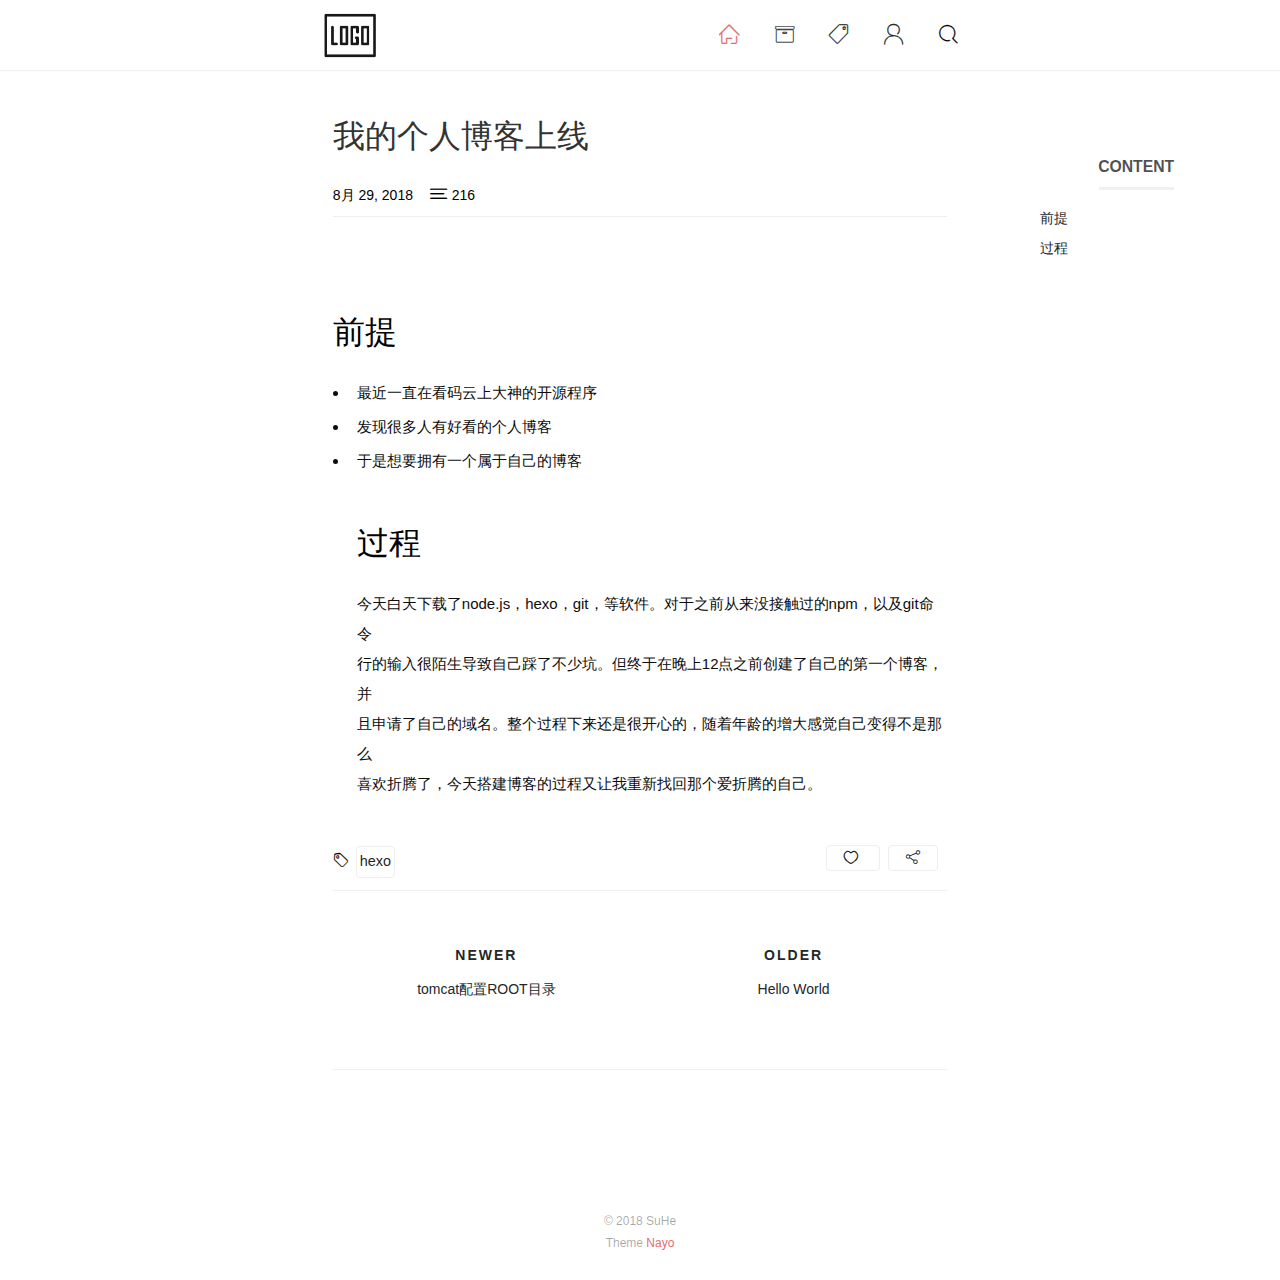
<file: 2018/08/29/hexo的第一篇博客/index.html>
<!DOCTYPE html PUBLIC "-//WAPFORUM//DTD XHTML Mobile 1.0//EN" "http://www.wapforum.org/DTD/xhtml-mobile10.dtd">
<html>
  <head>
  <meta http-equiv="content-type" content="text/html; charset=utf-8">
  <meta name="viewport" content="width=device-width, initial-scale=1.0, minimum-scale=1.0, maximum-scale=1.0, user-scalable=yes">
  
  
  <title>  我的个人博客上线 |   SuHe&#39;s Blog </title>

 
  
    <link rel="icon" href="/images/favicon.png">
  


  <link rel="stylesheet" href="/nayo.min.css"> 
</head>  
  <body>   
    
      <header class="header">
	
  <nav class="header-inner">        

    <span class="iconfont icon-menu mobile-toggle"></span>   	

    <div class="header-logo">
      <a href="/">
        <img class="header-logo-img" src="/images/logo.png">
      </a>
    </div>

    <div class="header-menu">          
              
          
            <a class="header-menu-link" id="header-menu-home" href="/">
              <i class="iconfont icon-home">  
            </i></a>     
          
              
          
            <a class="header-menu-link" id="header-menu-archives" href="/archives">
              <i class="iconfont icon-archives">  
            </i></a>     
          
              
          
            <a class="header-menu-link" id="header-menu-tags" href="/tags">
              <i class="iconfont icon-tags">  
            </i></a>     
          
              
          
            <a class="header-menu-link" id="header-menu-about" href="/about">
              <i class="iconfont icon-about">  
            </i></a>     
          
              
          
              <a class="header-menu-link" id="header-menu-search">
                <i class="iconfont icon-search">  
              </i></a>
          
                  
    </div>  
    
  </nav>
</header>

   

      <div class="container">       
          
          
            <div class="container-inner">  
          

          <article class="post">
  
	
<div class="post-header">
	<p class="post-title">	
		我的个人博客上线
	</p>

	<div class="post-info">	
		<span class="post-info-entry">
			8月 29, 2018
		</span>

		
		
			<i class="iconfont icon-words"></i>
			<span class="post-info-entry">216
			</span>
		
	</div>
</div> 
	
 

	  <div class="typo post-content slideDownMin">

		

			
					<p><br></p>
<h2 id="前提"><a href="#前提" class="headerlink" title="前提"></a>前提</h2><ul>
<li>最近一直在看码云上大神的开源程序</li>
<li>发现很多人有好看的个人博客</li>
<li>于是想要拥有一个属于自己的博客<h2 id="过程"><a href="#过程" class="headerlink" title="过程"></a>过程</h2>今天白天下载了node.js，hexo，git，等软件。对于之前从来没接触过的npm，以及git命令<br>行的输入很陌生导致自己踩了不少坑。但终于在晚上12点之前创建了自己的第一个博客，并<br>且申请了自己的域名。整个过程下来还是很开心的，随着年龄的增大感觉自己变得不是那么<br>喜欢折腾了，今天搭建博客的过程又让我重新找回那个爱折腾的自己。</li>
</ul>
  	
					
	  </div>     
	  

	<div class="post-footer">

  <div class="post-footer-other">
      <span class="post-footer-item">
        


<span class="donate-btn">
	<span class="iconfont icon-donate"></span>
</span>

<div id="donate-box" class="sildeUpMin">

	<span class="donate-cancel iconfont icon-cancel"></span>

	<div class="donate-img-box">
		<img id="donate-qr-wechat" class="noLazyLoad donate-img" src="/images/donate1.png" alt="No Donate Image!">	
		<img id="donate-qr-alipay" class="noLazyLoad donate-img" src="/images/donate2.png" alt="No Donate Image!">	
	</div>

	<span class="donate-word">世界美好 你也是</span>

	<div class="donate-list">
		<span class="iconfont icon-donate-wechat"></span>
		<span class="iconfont icon-donate-alipay"></span>
	</div>

</div>

 
      </span>           
      <span class="post-footer-item">
        
	
<script id="-mob-share" src="http://f1.webshare.mob.com/code/mob-share.js?appkey=21d601593a1de"></script>
	
	<span class="share-btn">
	<span class="iconfont icon-share"></span>
	</span>


	<div class="-mob-share sildeUpMin">
		<div class="-mob-inner">
		   			             
            <a class="iconfont icon-share-qq -mob-share-link"></a>		
     	   			             
            <a class="iconfont icon-share-weixin -mob-share-link"></a>		
     	   			             
            <a class="iconfont icon-share-weibo -mob-share-link"></a>		
     	   			             
            <a class="iconfont icon-share-douban -mob-share-link"></a>		
     	   			             
            <a class="iconfont icon-share-facebook -mob-share-link"></a>		
     	   			             
            <a class="iconfont icon-share-twitter -mob-share-link"></a>		
     	   			             
            <a class="iconfont icon-share-google -mob-share-link"></a>		
     	   
		</div>
	</div>	

      </span>           
  </div>  

  <div class="post-footer-meta">
        	

        
          <i class="iconfont icon-tag"></i>     
            <a class="tag-link" href="/tags/hexo/">hexo</a>    
        	
  </div>

</div>


<nav class="post-footer-nav">
  
    <div class="post-footer-link">
      <a href="/2018/11/15/tomcat配置ROOT目录/" id="post-nav-newer" class="post-nav-link-wrap">
        <strong class="post-nav-caption">newer</strong>
           
          <a class="post-nav-title" href="/2018/11/15/tomcat配置ROOT目录/">
          tomcat配置ROOT目录</a>
      </a>
    </div>
  
  
    <div class="post-footer-link">
      <a href="/2018/08/29/hello-world/" id="post-nav-older" class="post-nav-link-wrap">
        <strong class="post-nav-caption">older</strong>
        
          <a class="post-nav-title" href="/2018/08/29/hello-world/">
          Hello World</a>
      </a>
    </div>
  
</nav>
 
	

    <div id="disqus_thread"></div>
    <script>
    (function() { 
    var d = document, s = d.createElement('script');
    s.src = 'https://'+'suhe-site'+'.disqus.com/embed.js';
    s.setAttribute('data-timestamp', +new Date());    
    (d.head || d.body).appendChild(s);
    })();
    </script>

    <noscript>Please enable JavaScript to view the  <a href="https://disqus.com/?ref_noscript">comments powered by Disqus.</a>
    </noscript>


	
</article>

	<div class="toc-container">
			<div class="toc-sidebar">
			<p class="toc-title">
				CONTENT
			</p>
			<div class="toc-list">
				<ol class="toc-inner"><li class="toc-inner-item toc-inner-level-2"><a class="toc-inner-link" href="#前提"><span class="toc-inner-text">前提</span></a></li><li class="toc-inner-item toc-inner-level-2"><a class="toc-inner-link" href="#过程"><span class="toc-inner-text">过程</span></a></li></ol>
			</div>
		</div>
	</div>

          </div> 
      </div>            
    
    <a id="page-backTop">
      <span>
        <i class="iconfont icon-backtotop"></i>
      </span>
    </a> 

  
    
    <div class="search-container sildeUpMin">
        <div class="search-header">
            <input type="text" placeholder="输入你想搜索的" id="search-input" class="search-input">
            <span class="search-cancel">
                <i class="iconfont icon-cancel">
            </i></span>
        </div>
        <div id="search-result" class="search-result"></div>
    </div>
 
     <div class="mobile-menu">      

      
      <img class="mobile-menu-icon" src="/images/favicon.png">   
      

         
            

            <a class="mobile-menu-link" href="/">首页
            </a>
            
         
            

            <a class="mobile-menu-link" href="/archives">归档
            </a>
            
         
            

            <a class="mobile-menu-link" href="/tags">标签
            </a>
            
         
            

            <a class="mobile-menu-link" href="/about">关于
            </a>
            
         
                          

            <a class="mobile-menu-link mobile-menu-search" href="#">搜索 </a>                 
            
         
      
</div>        
    


<script>
var _hmt = _hmt || [];
(function() {
  var hm = document.createElement("script");
  hm.src = "https://hm.baidu.com/hm.js?e1012790684a82ca988e55f1e5b2adda"; 
  var s = document.getElementsByTagName("script")[0]; 
  s.parentNode.insertBefore(hm, s);
})();
</script>





     
    




<footer id="footer">	    

		
		<div class="footer-copyright">
		&copy;
		
		2018		
	
		SuHe
		<br>

		Theme  <a href="https://github.com/Lemonreds/hexo-theme-Nayo" target="_blank">Nayo</a>
		</div>			
	 
</footer>   

    <script src="/nayo.bundle.js"></script>           
  </body>        
</html>
</file>
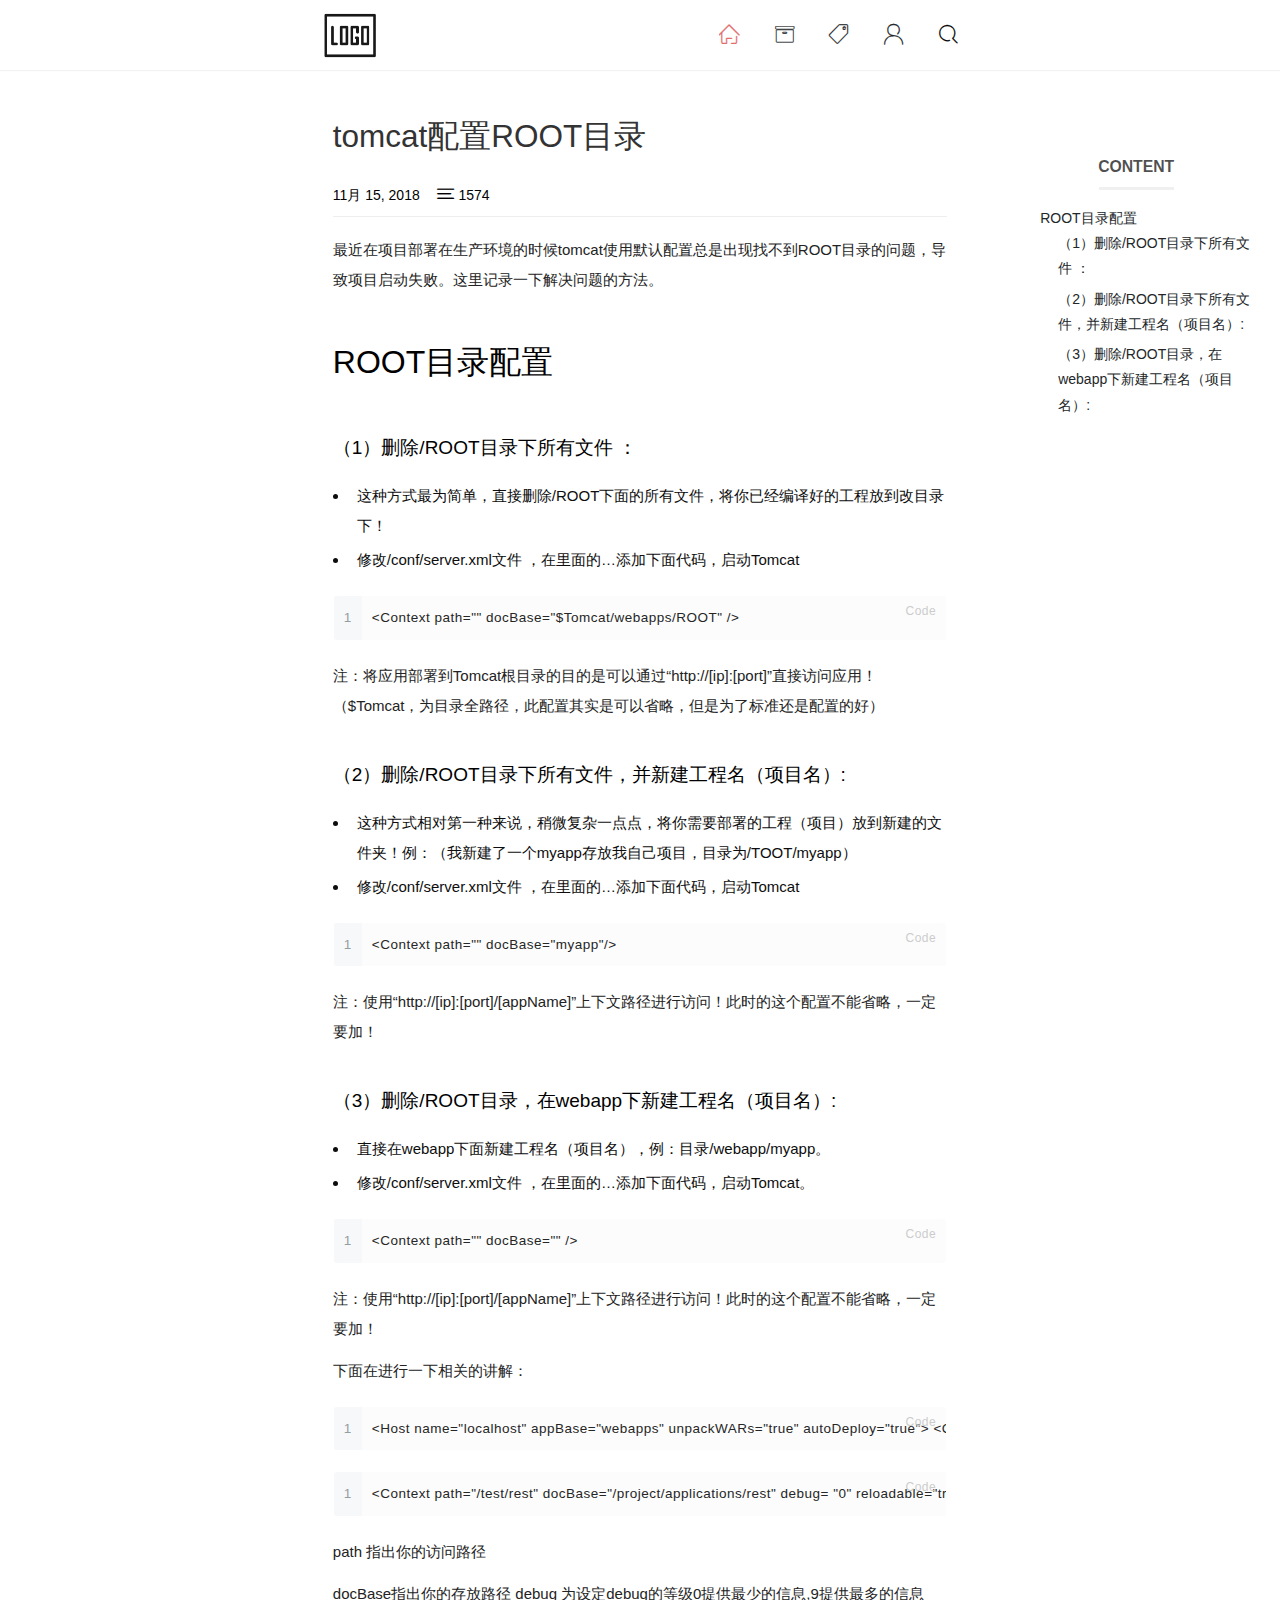
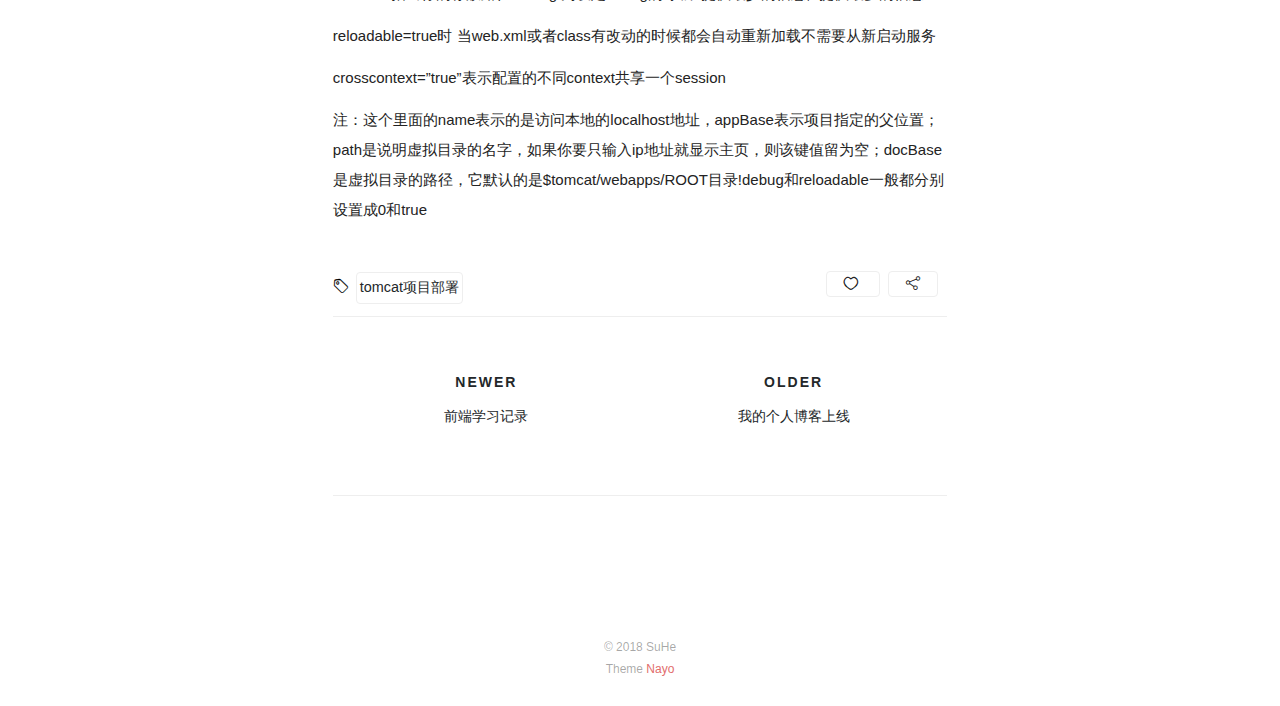
<file: 2018/11/15/tomcat配置ROOT目录/index.html>
<!DOCTYPE html PUBLIC "-//WAPFORUM//DTD XHTML Mobile 1.0//EN" "http://www.wapforum.org/DTD/xhtml-mobile10.dtd">
<html>
  <head>
  <meta http-equiv="content-type" content="text/html; charset=utf-8">
  <meta name="viewport" content="width=device-width, initial-scale=1.0, minimum-scale=1.0, maximum-scale=1.0, user-scalable=yes">
  
  
  <title>  tomcat配置ROOT目录 |   SuHe&#39;s Blog </title>

 
  
    <link rel="icon" href="/images/favicon.png">
  


  <link rel="stylesheet" href="/nayo.min.css"> 
</head>  
  <body>   
    
      <header class="header">
	
  <nav class="header-inner">        

    <span class="iconfont icon-menu mobile-toggle"></span>   	

    <div class="header-logo">
      <a href="/">
        <img class="header-logo-img" src="/images/logo.png">
      </a>
    </div>

    <div class="header-menu">          
              
          
            <a class="header-menu-link" id="header-menu-home" href="/">
              <i class="iconfont icon-home">  
            </i></a>     
          
              
          
            <a class="header-menu-link" id="header-menu-archives" href="/archives">
              <i class="iconfont icon-archives">  
            </i></a>     
          
              
          
            <a class="header-menu-link" id="header-menu-tags" href="/tags">
              <i class="iconfont icon-tags">  
            </i></a>     
          
              
          
            <a class="header-menu-link" id="header-menu-about" href="/about">
              <i class="iconfont icon-about">  
            </i></a>     
          
              
          
              <a class="header-menu-link" id="header-menu-search">
                <i class="iconfont icon-search">  
              </i></a>
          
                  
    </div>  
    
  </nav>
</header>

   

      <div class="container">       
          
          
            <div class="container-inner">  
          

          <article class="post">
  
	
<div class="post-header">
	<p class="post-title">	
		tomcat配置ROOT目录
	</p>

	<div class="post-info">	
		<span class="post-info-entry">
			11月 15, 2018
		</span>

		
		
			<i class="iconfont icon-words"></i>
			<span class="post-info-entry">1574
			</span>
		
	</div>
</div> 
	
 

	  <div class="typo post-content slideDownMin">

		

			
					<p>最近在项目部署在生产环境的时候tomcat使用默认配置总是出现找不到ROOT目录的问题，导致项目启动失败。这里记录一下解决问题的方法。</p>
<h2 id="ROOT目录配置"><a href="#ROOT目录配置" class="headerlink" title="ROOT目录配置"></a>ROOT目录配置</h2><h4 id="（1）删除-ROOT目录下所有文件-："><a href="#（1）删除-ROOT目录下所有文件-：" class="headerlink" title="（1）删除/ROOT目录下所有文件 ："></a>（1）删除/ROOT目录下所有文件 ：</h4><ul>
<li>这种方式最为简单，直接删除/ROOT下面的所有文件，将你已经编译好的工程放到改目录下！ </li>
<li>修改/conf/server.xml文件 ，在里面的…添加下面代码，启动Tomcat </li>
</ul>
<figure class="highlight plain"><table><tr><td class="gutter"><pre><span class="line">1</span><br></pre></td><td class="code"><pre><span class="line">&lt;Context path=&quot;&quot; docBase=&quot;$Tomcat/webapps/ROOT&quot; /&gt;</span><br></pre></td></tr></table></figure>
<p> 注：将应用部署到Tomcat根目录的目的是可以通过“http://[ip]:[port]”直接访问应用！（$Tomcat，为目录全路径，此配置其实是可以省略，但是为了标准还是配置的好） </p>
<h4 id="（2）删除-ROOT目录下所有文件，并新建工程名（项目名）"><a href="#（2）删除-ROOT目录下所有文件，并新建工程名（项目名）" class="headerlink" title="（2）删除/ROOT目录下所有文件，并新建工程名（项目名）:"></a>（2）删除/ROOT目录下所有文件，并新建工程名（项目名）:</h4><ul>
<li>这种方式相对第一种来说，稍微复杂一点点，将你需要部署的工程（项目）放到新建的文件夹！例：（我新建了一个myapp存放我自己项目，目录为/TOOT/myapp）</li>
<li>修改/conf/server.xml文件 ，在里面的…添加下面代码，启动Tomcat </li>
</ul>
<figure class="highlight plain"><table><tr><td class="gutter"><pre><span class="line">1</span><br></pre></td><td class="code"><pre><span class="line">&lt;Context path=&quot;&quot; docBase=&quot;myapp&quot;/&gt;</span><br></pre></td></tr></table></figure>
<p>注：使用“http://[ip]:[port]/[appName]”上下文路径进行访问！此时的这个配置不能省略，一定要加！ </p>
<h4 id="（3）删除-ROOT目录，在webapp下新建工程名（项目名）"><a href="#（3）删除-ROOT目录，在webapp下新建工程名（项目名）" class="headerlink" title="（3）删除/ROOT目录，在webapp下新建工程名（项目名）:"></a>（3）删除/ROOT目录，在webapp下新建工程名（项目名）:</h4><ul>
<li>直接在webapp下面新建工程名（项目名），例：目录/webapp/myapp。</li>
<li>修改/conf/server.xml文件 ，在里面的…添加下面代码，启动Tomcat。 </li>
</ul>
<figure class="highlight plain"><table><tr><td class="gutter"><pre><span class="line">1</span><br></pre></td><td class="code"><pre><span class="line">&lt;Context path=&quot;&quot; docBase=&quot;&quot; /&gt;</span><br></pre></td></tr></table></figure>
<p> 注：使用“http://[ip]:[port]/[appName]”上下文路径进行访问！此时的这个配置不能省略，一定要加！ </p>
<p> 下面在进行一下相关的讲解： </p>
<figure class="highlight plain"><table><tr><td class="gutter"><pre><span class="line">1</span><br></pre></td><td class="code"><pre><span class="line">&lt;Host name=&quot;localhost&quot; appBase=&quot;webapps&quot; unpackWARs=&quot;true&quot; autoDeploy=&quot;true&quot;&gt; &lt;Context path=&quot;&quot; docBase=&quot;&quot; /&gt; .... &lt;/Host&gt;</span><br></pre></td></tr></table></figure>
<figure class="highlight plain"><table><tr><td class="gutter"><pre><span class="line">1</span><br></pre></td><td class="code"><pre><span class="line">&lt;Context path=&quot;/test/rest&quot; docBase=&quot;/project/applications/rest&quot; debug= &quot;0&quot; reloadable=&quot;true&quot; crossContext=&quot;true&quot;&gt;&lt;/Context&gt;</span><br></pre></td></tr></table></figure>
<p>path 指出你的访问路径</p>
<p>docBase指出你的存放路径 debug 为设定debug的等级0提供最少的信息,9提供最多的信息</p>
<p>reloadable=true时 当web.xml或者class有改动的时候都会自动重新加载不需要从新启动服务</p>
<p>crosscontext=”true”表示配置的不同context共享一个session</p>
<p>注：这个里面的name表示的是访问本地的localhost地址，appBase表示项目指定的父位置；path是说明虚拟目录的名字，如果你要只输入ip地址就显示主页，则该键值留为空；docBase是虚拟目录的路径，它默认的是$tomcat/webapps/ROOT目录!debug和reloadable一般都分别设置成0和true </p>
  	
					
	  </div>     
	  

	<div class="post-footer">

  <div class="post-footer-other">
      <span class="post-footer-item">
        


<span class="donate-btn">
	<span class="iconfont icon-donate"></span>
</span>

<div id="donate-box" class="sildeUpMin">

	<span class="donate-cancel iconfont icon-cancel"></span>

	<div class="donate-img-box">
		<img id="donate-qr-wechat" class="noLazyLoad donate-img" src="/images/donate1.png" alt="No Donate Image!">	
		<img id="donate-qr-alipay" class="noLazyLoad donate-img" src="/images/donate2.png" alt="No Donate Image!">	
	</div>

	<span class="donate-word">世界美好 你也是</span>

	<div class="donate-list">
		<span class="iconfont icon-donate-wechat"></span>
		<span class="iconfont icon-donate-alipay"></span>
	</div>

</div>

 
      </span>           
      <span class="post-footer-item">
        
	
<script id="-mob-share" src="http://f1.webshare.mob.com/code/mob-share.js?appkey=21d601593a1de"></script>
	
	<span class="share-btn">
	<span class="iconfont icon-share"></span>
	</span>


	<div class="-mob-share sildeUpMin">
		<div class="-mob-inner">
		   			             
            <a class="iconfont icon-share-qq -mob-share-link"></a>		
     	   			             
            <a class="iconfont icon-share-weixin -mob-share-link"></a>		
     	   			             
            <a class="iconfont icon-share-weibo -mob-share-link"></a>		
     	   			             
            <a class="iconfont icon-share-douban -mob-share-link"></a>		
     	   			             
            <a class="iconfont icon-share-facebook -mob-share-link"></a>		
     	   			             
            <a class="iconfont icon-share-twitter -mob-share-link"></a>		
     	   			             
            <a class="iconfont icon-share-google -mob-share-link"></a>		
     	   
		</div>
	</div>	

      </span>           
  </div>  

  <div class="post-footer-meta">
        	

        
          <i class="iconfont icon-tag"></i>     
            <a class="tag-link" href="/tags/tomcat项目部署/">tomcat项目部署</a>    
        	
  </div>

</div>


<nav class="post-footer-nav">
  
    <div class="post-footer-link">
      <a href="/2018/11/15/前端学习记录/" id="post-nav-newer" class="post-nav-link-wrap">
        <strong class="post-nav-caption">newer</strong>
           
          <a class="post-nav-title" href="/2018/11/15/前端学习记录/">
          前端学习记录</a>
      </a>
    </div>
  
  
    <div class="post-footer-link">
      <a href="/2018/08/29/hexo的第一篇博客/" id="post-nav-older" class="post-nav-link-wrap">
        <strong class="post-nav-caption">older</strong>
        
          <a class="post-nav-title" href="/2018/08/29/hexo的第一篇博客/">
          我的个人博客上线</a>
      </a>
    </div>
  
</nav>
 
	

    <div id="disqus_thread"></div>
    <script>
    (function() { 
    var d = document, s = d.createElement('script');
    s.src = 'https://'+'suhe-site'+'.disqus.com/embed.js';
    s.setAttribute('data-timestamp', +new Date());    
    (d.head || d.body).appendChild(s);
    })();
    </script>

    <noscript>Please enable JavaScript to view the  <a href="https://disqus.com/?ref_noscript">comments powered by Disqus.</a>
    </noscript>


	
</article>

	<div class="toc-container">
			<div class="toc-sidebar">
			<p class="toc-title">
				CONTENT
			</p>
			<div class="toc-list">
				<ol class="toc-inner"><li class="toc-inner-item toc-inner-level-2"><a class="toc-inner-link" href="#ROOT目录配置"><span class="toc-inner-text">ROOT目录配置</span></a><ol class="toc-inner-child"><li class="toc-inner-item toc-inner-level-4"><a class="toc-inner-link" href="#（1）删除-ROOT目录下所有文件-："><span class="toc-inner-text">（1）删除/ROOT目录下所有文件 ：</span></a></li><li class="toc-inner-item toc-inner-level-4"><a class="toc-inner-link" href="#（2）删除-ROOT目录下所有文件，并新建工程名（项目名）"><span class="toc-inner-text">（2）删除/ROOT目录下所有文件，并新建工程名（项目名）:</span></a></li><li class="toc-inner-item toc-inner-level-4"><a class="toc-inner-link" href="#（3）删除-ROOT目录，在webapp下新建工程名（项目名）"><span class="toc-inner-text">（3）删除/ROOT目录，在webapp下新建工程名（项目名）:</span></a></li></ol></li></ol>
			</div>
		</div>
	</div>

          </div> 
      </div>            
    
    <a id="page-backTop">
      <span>
        <i class="iconfont icon-backtotop"></i>
      </span>
    </a> 

  
    
    <div class="search-container sildeUpMin">
        <div class="search-header">
            <input type="text" placeholder="输入你想搜索的" id="search-input" class="search-input">
            <span class="search-cancel">
                <i class="iconfont icon-cancel">
            </i></span>
        </div>
        <div id="search-result" class="search-result"></div>
    </div>
 
     <div class="mobile-menu">      

      
      <img class="mobile-menu-icon" src="/images/favicon.png">   
      

         
            

            <a class="mobile-menu-link" href="/">首页
            </a>
            
         
            

            <a class="mobile-menu-link" href="/archives">归档
            </a>
            
         
            

            <a class="mobile-menu-link" href="/tags">标签
            </a>
            
         
            

            <a class="mobile-menu-link" href="/about">关于
            </a>
            
         
                          

            <a class="mobile-menu-link mobile-menu-search" href="#">搜索 </a>                 
            
         
      
</div>        
    


<script>
var _hmt = _hmt || [];
(function() {
  var hm = document.createElement("script");
  hm.src = "https://hm.baidu.com/hm.js?e1012790684a82ca988e55f1e5b2adda"; 
  var s = document.getElementsByTagName("script")[0]; 
  s.parentNode.insertBefore(hm, s);
})();
</script>





     
    




<footer id="footer">	    

		
		<div class="footer-copyright">
		&copy;
		
		2018		
	
		SuHe
		<br>

		Theme  <a href="https://github.com/Lemonreds/hexo-theme-Nayo" target="_blank">Nayo</a>
		</div>			
	 
</footer>   

    <script src="/nayo.bundle.js"></script>           
  </body>        
</html>
</file>
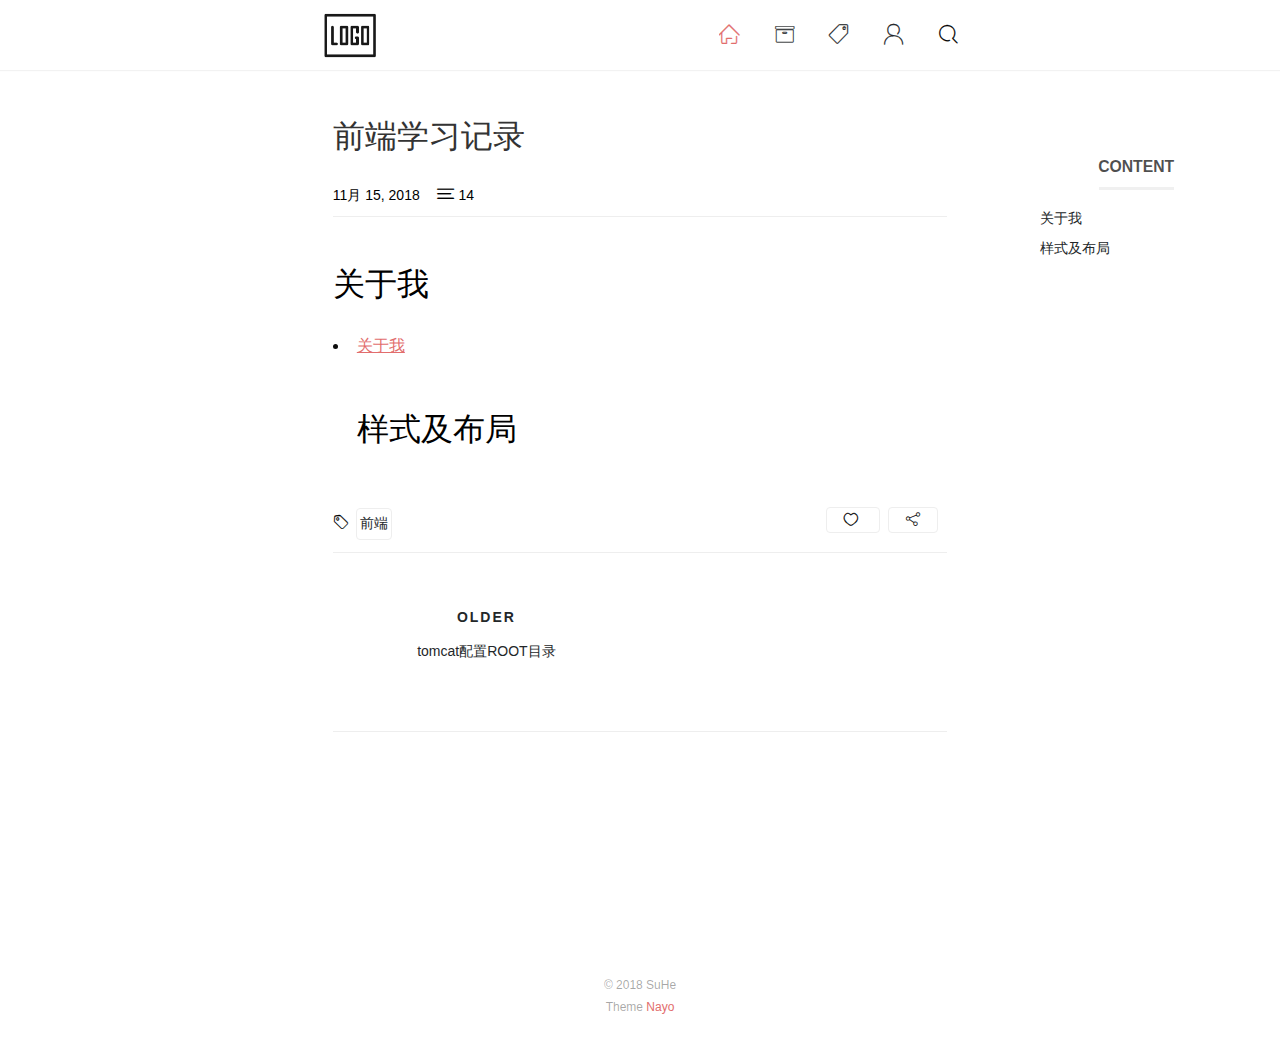
<file: 2018/11/15/前端学习记录/index.html>
<!DOCTYPE html PUBLIC "-//WAPFORUM//DTD XHTML Mobile 1.0//EN" "http://www.wapforum.org/DTD/xhtml-mobile10.dtd">
<html>
  <head>
  <meta http-equiv="content-type" content="text/html; charset=utf-8">
  <meta name="viewport" content="width=device-width, initial-scale=1.0, minimum-scale=1.0, maximum-scale=1.0, user-scalable=yes">
  
  
  <title>  前端学习记录 |   SuHe&#39;s Blog </title>

 
  
    <link rel="icon" href="/images/favicon.png">
  


  <link rel="stylesheet" href="/nayo.min.css"> 
</head>  
  <body>   
    
      <header class="header">
	
  <nav class="header-inner">        

    <span class="iconfont icon-menu mobile-toggle"></span>   	

    <div class="header-logo">
      <a href="/">
        <img class="header-logo-img" src="/images/logo.png">
      </a>
    </div>

    <div class="header-menu">          
              
          
            <a class="header-menu-link" id="header-menu-home" href="/">
              <i class="iconfont icon-home">  
            </i></a>     
          
              
          
            <a class="header-menu-link" id="header-menu-archives" href="/archives">
              <i class="iconfont icon-archives">  
            </i></a>     
          
              
          
            <a class="header-menu-link" id="header-menu-tags" href="/tags">
              <i class="iconfont icon-tags">  
            </i></a>     
          
              
          
            <a class="header-menu-link" id="header-menu-about" href="/about">
              <i class="iconfont icon-about">  
            </i></a>     
          
              
          
              <a class="header-menu-link" id="header-menu-search">
                <i class="iconfont icon-search">  
              </i></a>
          
                  
    </div>  
    
  </nav>
</header>

   

      <div class="container">       
          
          
            <div class="container-inner">  
          

          <article class="post">
  
	
<div class="post-header">
	<p class="post-title">	
		前端学习记录
	</p>

	<div class="post-info">	
		<span class="post-info-entry">
			11月 15, 2018
		</span>

		
		
			<i class="iconfont icon-words"></i>
			<span class="post-info-entry">14
			</span>
		
	</div>
</div> 
	
 

	  <div class="typo post-content slideDownMin">

		

			
					<h2 id="关于我"><a href="#关于我" class="headerlink" title="关于我"></a>关于我</h2><ul>
<li><a href="http://suhe.site/about/" target="_blank" rel="noopener">关于我</a><h2 id="样式及布局"><a href="#样式及布局" class="headerlink" title="样式及布局"></a>样式及布局</h2></li>
</ul>
  	
					
	  </div>     
	  

	<div class="post-footer">

  <div class="post-footer-other">
      <span class="post-footer-item">
        


<span class="donate-btn">
	<span class="iconfont icon-donate"></span>
</span>

<div id="donate-box" class="sildeUpMin">

	<span class="donate-cancel iconfont icon-cancel"></span>

	<div class="donate-img-box">
		<img id="donate-qr-wechat" class="noLazyLoad donate-img" src="/images/donate1.png" alt="No Donate Image!">	
		<img id="donate-qr-alipay" class="noLazyLoad donate-img" src="/images/donate2.png" alt="No Donate Image!">	
	</div>

	<span class="donate-word">世界美好 你也是</span>

	<div class="donate-list">
		<span class="iconfont icon-donate-wechat"></span>
		<span class="iconfont icon-donate-alipay"></span>
	</div>

</div>

 
      </span>           
      <span class="post-footer-item">
        
	
<script id="-mob-share" src="http://f1.webshare.mob.com/code/mob-share.js?appkey=21d601593a1de"></script>
	
	<span class="share-btn">
	<span class="iconfont icon-share"></span>
	</span>


	<div class="-mob-share sildeUpMin">
		<div class="-mob-inner">
		   			             
            <a class="iconfont icon-share-qq -mob-share-link"></a>		
     	   			             
            <a class="iconfont icon-share-weixin -mob-share-link"></a>		
     	   			             
            <a class="iconfont icon-share-weibo -mob-share-link"></a>		
     	   			             
            <a class="iconfont icon-share-douban -mob-share-link"></a>		
     	   			             
            <a class="iconfont icon-share-facebook -mob-share-link"></a>		
     	   			             
            <a class="iconfont icon-share-twitter -mob-share-link"></a>		
     	   			             
            <a class="iconfont icon-share-google -mob-share-link"></a>		
     	   
		</div>
	</div>	

      </span>           
  </div>  

  <div class="post-footer-meta">
        	

        
          <i class="iconfont icon-tag"></i>     
            <a class="tag-link" href="/tags/前端/">前端</a>    
        	
  </div>

</div>


<nav class="post-footer-nav">
  
  
    <div class="post-footer-link">
      <a href="/2018/11/15/tomcat配置ROOT目录/" id="post-nav-older" class="post-nav-link-wrap">
        <strong class="post-nav-caption">older</strong>
        
          <a class="post-nav-title" href="/2018/11/15/tomcat配置ROOT目录/">
          tomcat配置ROOT目录</a>
      </a>
    </div>
  
</nav>
 
	

    <div id="disqus_thread"></div>
    <script>
    (function() { 
    var d = document, s = d.createElement('script');
    s.src = 'https://'+'suhe-site'+'.disqus.com/embed.js';
    s.setAttribute('data-timestamp', +new Date());    
    (d.head || d.body).appendChild(s);
    })();
    </script>

    <noscript>Please enable JavaScript to view the  <a href="https://disqus.com/?ref_noscript">comments powered by Disqus.</a>
    </noscript>


	
</article>

	<div class="toc-container">
			<div class="toc-sidebar">
			<p class="toc-title">
				CONTENT
			</p>
			<div class="toc-list">
				<ol class="toc-inner"><li class="toc-inner-item toc-inner-level-2"><a class="toc-inner-link" href="#关于我"><span class="toc-inner-text">关于我</span></a></li><li class="toc-inner-item toc-inner-level-2"><a class="toc-inner-link" href="#样式及布局"><span class="toc-inner-text">样式及布局</span></a></li></ol>
			</div>
		</div>
	</div>

          </div> 
      </div>            
    
    <a id="page-backTop">
      <span>
        <i class="iconfont icon-backtotop"></i>
      </span>
    </a> 

  
    
    <div class="search-container sildeUpMin">
        <div class="search-header">
            <input type="text" placeholder="输入你想搜索的" id="search-input" class="search-input">
            <span class="search-cancel">
                <i class="iconfont icon-cancel">
            </i></span>
        </div>
        <div id="search-result" class="search-result"></div>
    </div>
 
     <div class="mobile-menu">      

      
      <img class="mobile-menu-icon" src="/images/favicon.png">   
      

         
            

            <a class="mobile-menu-link" href="/">首页
            </a>
            
         
            

            <a class="mobile-menu-link" href="/archives">归档
            </a>
            
         
            

            <a class="mobile-menu-link" href="/tags">标签
            </a>
            
         
            

            <a class="mobile-menu-link" href="/about">关于
            </a>
            
         
                          

            <a class="mobile-menu-link mobile-menu-search" href="#">搜索 </a>                 
            
         
      
</div>        
    


<script>
var _hmt = _hmt || [];
(function() {
  var hm = document.createElement("script");
  hm.src = "https://hm.baidu.com/hm.js?e1012790684a82ca988e55f1e5b2adda"; 
  var s = document.getElementsByTagName("script")[0]; 
  s.parentNode.insertBefore(hm, s);
})();
</script>





     
    




<footer id="footer">	    

		
		<div class="footer-copyright">
		&copy;
		
		2018		
	
		SuHe
		<br>

		Theme  <a href="https://github.com/Lemonreds/hexo-theme-Nayo" target="_blank">Nayo</a>
		</div>			
	 
</footer>   

    <script src="/nayo.bundle.js"></script>           
  </body>        
</html>
</file>
<file: nayo.min.css>
.header-menu-link,.post-footer-link,.search-container .search-item .search-content,.search-container .search-item .search-title{-o-text-overflow:ellipsis;text-overflow:ellipsis;overflow:hidden;white-space:nowrap}.tag-wrap{margin:3px 2px;padding:.5rem .825rem;line-height:1.825rem;font-size:.825rem;border:1px solid #d5dce5;border-radius:999em;-webkit-transition:all .2s ease;-o-transition:all .2s ease;transition:all .2s ease}.tag-wrap:active,.tag-wrap:link,.tag-wrap:visited{color:#727272}.tag-wrap:hover{background:hsla(0,0%,100%,.2);color:#e26d6d;border:1px solid #e26d6d}.article .article-bottom .article-readmore:hover,.article .article-header .article-meta>.article-tag:hover,.paginator>.next:hover,.paginator>.prev:hover,.post-footer-meta>a:hover{border:1px solid hsla(0,67%,66%,.5)}.article .article-header .article-meta>.article-tag,.post-footer-meta>a{display:inline-block;margin:0 3px;padding:2px 3px;font-size:.825rem;border:1px solid #eee;border-radius:4px;background:hsla(0,0%,100%,.3)}.article .article-bottom .article-readmore,.paginator>.next,.paginator>.prev{color:rgba(51,51,51,.7);font-weight:700}.article .article-bottom .article-readmore:hover,.paginator>.next:hover,.paginator>.prev:hover{color:#e26d6d}@-webkit-keyframes tipsAnimation{0%{-webkit-transform:translateY(10px);transform:translateY(10px);opacity:.8}to{-webkit-transform:translateY(-4px);transform:translateY(-4px);opacity:1}}@keyframes tipsAnimation{0%{-webkit-transform:translateY(10px);transform:translateY(10px);opacity:.8}to{-webkit-transform:translateY(-4px);transform:translateY(-4px);opacity:1}}.typo{font-size:15px;line-height:2;color:#0d0d0d}.typo h1,.typo h2,.typo h3,.typo h4,.typo h5,.typo h6{margin:2rem 0 .8rem;padding:0;font-weight:400;list-style:none;color:#000}.typo h1{font-size:36px}.typo h2{font-size:32px}.typo h3{font-size:26px}.typo h4{font-size:19px}.typo h5,.typo h6{font-size:16px}.typo strong{font-weight:500}.typo hr{margin-top:22px 0;border:0;border-top:1px solid rgba(102,130,153,.1)}.typo p{line-height:30px;margin-bottom:.8em;color:#232323}.typo img{margin:1.2em 0}.type del{opacity:.5}.typo ol,.typo ul{margin:12px 0;padding-left:16px}.typo ol li,.typo ul li{margin:4px 0;padding-left:8px}.typo ul li{list-style:disc}.typo ol li{list-style:decimal}.typo ol p,.typo ul p{margin:0}.typo a{font-size:.9rem;color:#e26d6d!important;text-decoration:underline;font-family:Arial}.typo a:hover{color:#727272!important}.typo blockquote{display:block;letter-spacing:.4px;font-size:15px;padding:0 12px;margin:2rem 0}.typo blockquote p{margin:0;padding-left:10px;border-left:3px solid #eee}.typo table{margin:16px 0;word-wrap:break-word;border-collapse:collapse;border-spacing:0;border-radius:2px}.typo table tr:nth-child(2n){background:#fafafa}.typo>table th{font-weight:500}.typo>table td,.typo>table th{border:1px solid #ddd;padding:.4rem 1rem;margin:28px 0}.typo table dd,.typo table dt{margin-bottom:10px}.fadeIn{-webkit-animation-fill-mode:forwards;animation-fill-mode:forwards;-webkit-animation-name:fadeIn;animation-name:fadeIn;-webkit-animation-duration:1.2s;animation-duration:1.2s}.slideUp{-webkit-animation-fill-mode:forwards;animation-fill-mode:forwards;-webkit-animation-name:slideUp;animation-name:slideUp;-webkit-animation-duration:.5s;animation-duration:.5s}.slideDown{-webkit-animation-fill-mode:forwards;animation-fill-mode:forwards;-webkit-animation-name:slideDown;animation-name:slideDown;-webkit-animation-duration:.5s;animation-duration:.5s}.slideDownMin{-webkit-animation-fill-mode:forwards;animation-fill-mode:forwards;-webkit-animation-name:slideDownMin;animation-name:slideDownMin;-webkit-animation-duration:.4s;animation-duration:.4s}.sildeUpMin{-webkit-animation-fill-mode:forwards;animation-fill-mode:forwards;-webkit-animation-name:sildeUpMin;animation-name:sildeUpMin;-webkit-animation-duration:.4s;animation-duration:.4s}.menuSlideIn{-webkit-animation-fill-mode:forwards;animation-fill-mode:forwards;-webkit-animation-name:menuSlideIn;animation-name:menuSlideIn;-webkit-animation-duration:.5s;animation-duration:.5s}.menuSlideOut{-webkit-animation-fill-mode:forwards;animation-fill-mode:forwards;-webkit-animation-name:menuSlideOut;animation-name:menuSlideOut;-webkit-animation-duration:.4s;animation-duration:.4s}.scrollIn{-webkit-animation-fill-mode:forwards;animation-fill-mode:forwards;-webkit-animation-name:scrollIn;animation-name:scrollIn;-webkit-animation-duration:.6s;animation-duration:.6s}.leftIn{-webkit-animation-fill-mode:forwards;animation-fill-mode:forwards;-webkit-animation-name:leftIn;animation-name:leftIn;-webkit-animation-duration:.8s;animation-duration:.8s}.rightOut{-webkit-animation-fill-mode:forwards;animation-fill-mode:forwards;-webkit-animation-name:rightOut;animation-name:rightOut;-webkit-animation-duration:.8s;animation-duration:.8s}@-webkit-keyframes fadeIn{0%{opacity:0}to{opacity:1}}@keyframes fadeIn{0%{opacity:0}to{opacity:1}}@-webkit-keyframes slideUp{0%{-webkit-transform:translateY(0);transform:translateY(0)}to{-webkit-transform:translateY(-100px);transform:translateY(-100px)}}@keyframes slideUp{0%{-webkit-transform:translateY(0);transform:translateY(0)}to{-webkit-transform:translateY(-100px);transform:translateY(-100px)}}@-webkit-keyframes slideDown{0%{-webkit-transform:translateY(-100px);transform:translateY(-100px)}to{-webkit-transform:translateY(0);transform:translateY(0)}}@keyframes slideDown{0%{-webkit-transform:translateY(-100px);transform:translateY(-100px)}to{-webkit-transform:translateY(0);transform:translateY(0)}}@-webkit-keyframes slideDownMin{0%{-webkit-transform:translateY(-30px);transform:translateY(-30px);opacity:0}to{-webkit-transform:translateY(0);transform:translateY(0);opacity:1}}@keyframes slideDownMin{0%{-webkit-transform:translateY(-30px);transform:translateY(-30px);opacity:0}to{-webkit-transform:translateY(0);transform:translateY(0);opacity:1}}@-webkit-keyframes sildeUpMin{0%{-webkit-transform:translateY(30px);transform:translateY(30px);opacity:0}to{-webkit-transform:translateY(0);transform:translateY(0);opacity:1}}@keyframes sildeUpMin{0%{-webkit-transform:translateY(30px);transform:translateY(30px);opacity:0}to{-webkit-transform:translateY(0);transform:translateY(0);opacity:1}}@-webkit-keyframes menuSlideIn{0%{-webkit-transform:translateX(-200px);transform:translateX(-200px)}to{-webkit-transform:translateX(0);transform:translateX(0)}}@keyframes menuSlideIn{0%{-webkit-transform:translateX(-200px);transform:translateX(-200px)}to{-webkit-transform:translateX(0);transform:translateX(0)}}@-webkit-keyframes menuSlideOut{0%{-webkit-transform:translateX(0);transform:translateX(0)}to{-webkit-transform:translateX(-200px);transform:translateX(-200px)}}@keyframes menuSlideOut{0%{-webkit-transform:translateX(0);transform:translateX(0)}to{-webkit-transform:translateX(-200px);transform:translateX(-200px)}}@-webkit-keyframes scrollIn{0%{-webkit-transform:translateY(50px);transform:translateY(50px);opacity:0}to{-webkit-transform:translateY(0);transform:translateY(0);opacity:1}}@keyframes scrollIn{0%{-webkit-transform:translateY(50px);transform:translateY(50px);opacity:0}to{-webkit-transform:translateY(0);transform:translateY(0);opacity:1}}@-webkit-keyframes leftIn{0%{-webkit-transform:translateX(100px);transform:translateX(100px);opacity:0}to{-webkit-transform:translateX(0);transform:translateX(0);opacity:1}}@keyframes leftIn{0%{-webkit-transform:translateX(100px);transform:translateX(100px);opacity:0}to{-webkit-transform:translateX(0);transform:translateX(0);opacity:1}}@-webkit-keyframes rightOut{0%{-webkit-transform:translateX(0);transform:translateX(0);opacity:1}to{-webkit-transform:translateX(100px);transform:translateX(100px);opacity:0}}@keyframes rightOut{0%{-webkit-transform:translateX(0);transform:translateX(0);opacity:1}to{-webkit-transform:translateX(100px);transform:translateX(100px);opacity:0}}body{width:100%}.highlight,pre{overflow:auto;margin:20px 0;padding:0;font-size:13.5px;color:#262626;background:#fcfcfc;line-height:1.75;letter-spacing:.5px}code,pre{font-family:consolas,Arial}code{padding:4px 6px;word-wrap:break-word;color:$code-foreground;background:$code-background;border-radius:$code-border-radius;font-size:13.5px}pre{padding:10px}pre code{padding:0;color:#262626;background:none;text-shadow:none}.highlight{border-radius:4px;border:.5px solid #fff}.highlight pre{border:none;margin:0;padding:10px 0}.highlight table{margin:0;width:auto;border:none}.highlight td{border:none;padding:0}.highlight figcaption{font-size:1em;color:#262626;line-height:1em;margin-bottom:1em;margin:0;padding:.5em;background:$code-background;border-bottom:1px solid #e9e9e9}.highlight figcaption:after,.highlight figcaption:before{content:" ";display:table}.highlight figcaption:after{clear:both}.highlight figcaption a{float:right;color:#262626}.highlight figcaption a:hover{border-bottom-color:#262626}.highlight .gutter pre{padding-left:10px;padding-right:10px;color:#949da0;text-align:right;background-color:#f7f8fa}.highlight .code pre{width:100%;padding-left:10px;padding-right:10px;background-color:#fcfcfc}.highlight .line{line-height:23px}.gutter{-webkit-user-select:none;-moz-user-select:none;-ms-user-select:none;user-select:none}.gist table{width:auto}.gist table td{border:none}pre .deletion{background:#fdd}pre .addition{background:#dfd}pre .meta{color:#8959a8}pre .comment{color:#8e908c}pre .attribute,pre .css .class,pre .css .id,pre .css .pseudo,pre .html .doctype,pre .regexp,pre .ruby .constant,pre .tag,pre .variable,pre .xml .doctype,pre .xml .pi,pre .xml .tag .title{color:#e24c38}pre .built_in,pre .command,pre .constant,pre .literal,pre .number,pre .params,pre .preprocessor{color:#e78c45}pre .css .rules .attribute,pre .formula,pre .header,pre .inheritance,pre .number,pre .ruby .class .title,pre .ruby .symbol,pre .special,pre .string,pre .value,pre .xml .cdata{color:#718c00}pre .css .hexcolor,pre .title{color:#3e999f}pre .coffeescript .title,pre .function,pre .javascript .title,pre .perl .sub,pre .python .decorator,pre .python .title,pre .ruby .function .title,pre .ruby .title .keyword{color:#4271ae}pre .javascript .function,pre .keyword{color:#8959a8}.highlight{position:relative;width:100%}.highlight:after{position:absolute;top:0;right:0;color:#ccc;content:"Code";font-size:12px;padding:5px 10px 0;height:15px}.highlight.html.highlight:after{content:"HTML"}.highlight.javascript.highlight:after,.highlight.js.highlight:after{content:"Javascript"}.highlight.bash.highlight:after{content:"Shell"}.highlight.css.highlight:after{content:"CSS"}.highlight.vue.highlight:after{content:"Vue"}.highlight.sass.highlight:after{content:"SASS"}.highlight.less.highlight:after{content:"LESS"}.highlight.styl.highlight:after{content:"Styl"}.highlight.java.highlight:after{content:"Java"}.highlight.c++.highlight:after{content:"C++"}.highlight.c.highlight:after{content:"C"}.highlight.yml.highlight:after{content:"YML"}.highlight.php.highlight:after{content:"PHP"}p code{padding:4px;border-radius:2px;font-size:13.5px;color:#262626;background:#fcfcfc;border:.5px solid #fff}@font-face{font-family:iconfont;src:url(fonts/iconfont.6239.eot);src:url(fonts/iconfont.6239.eot?#iefix) format("embedded-opentype"),url(fonts/iconfont.e69a.woff) format("woff"),url(fonts/iconfont.7c23.ttf) format("truetype"),url(fonts/iconfont.32d1.svg#iconfont) format("svg")}.iconfont{font-family:iconfont!important;font-size:.95rem;font-style:normal;-webkit-font-smoothing:antialiased;-webkit-text-stroke-width:.2px;-moz-osx-font-smoothing:grayscale}.icon-home:before{content:"\E7A5"}.icon-archives:before{content:"\EB4D"}.icon-tags:before{content:"\E64D"}.icon-about:before{content:"\E610"}.icon-search:before{content:"\E60F"}.icon-toc{font-size:16px}.icon-toc:before{content:"\E689"}.icon-menu{font-size:1.25rem}.icon-menu:before{content:"\E6AB"}.icon-no-menu{font-size:1.25rem}.icon-no-menu:before{content:"\E7A4"}.icon-tag-inner{font-size:15px}.icon-tag-inner:before{content:"\E7A2"}.icon-date{font-size:.8rem}.icon-date:before{content:"\E60D"}.icon-words{font-size:1.1rem}.icon-words:before{content:"\E696"}.icon-eye{font-size:1.1rem}.icon-eye:before{content:"\E66B"}.icon-tag:before{content:"\E624"}.icon-category:before{content:"\E612"}.icon-category,.icon-tag{font-size:.9rem}.icon-posts{font-size:1.2rem}.icon-posts:before{content:"\E6B4"}.icon-open:before{content:"\E62E"}.icon-close:before{content:"\E62D"}.icon-close,.icon-open{font-size:.8em}.icon-cancel{cursor:pointer}.icon-cancel:before{content:"\E7A3"}.icon-share:before{content:"\E98B"}.icon-donate:before{content:"\E613"}.icon-donate,.icon-share{font-size:.9rem}.icon-donate-wechat:before{content:"\E644"}.icon-donate-alipay:before{content:"\E616"}.icon-donate-alipay,.icon-donate-wechat{font-size:1.6rem;cursor:pointer}.icon-backtotop{font-size:2.2rem}.icon-backtotop:before{content:"\E697"}.icon-location{font-size:.825rem;margin:0 5px}.icon-location:before{content:"\E63F"}.icon-Github:before{content:"\E667"}.icon-Zhihu:before{content:"\E6D1"}.icon-Weibo:before{content:"\E74E"}.icon-SegmentFault:before{content:"\E74D"}.icon-Facebook:before{content:"\E6E2"}.icon-Twitter:before{content:"\E629"}.icon-Instagram:before{content:"\E607"}.icon-LinkedIn:before{content:"\E64B"}.icon-Csdn:before{content:"\E60E"}.icon-Neteasemusic:before{content:"\E600"}.icon-share-qq:before{content:"\E61E"}.icon-share-weixin:before{content:"\E63E"}.icon-share-weibo:before{content:"\E74E"}.icon-share-douban:before{content:"\E7A1"}.icon-share-facebook:before{content:"\EE75"}.icon-share-twitter:before{content:"\E606"}.icon-share-tumblr:before{content:"\E87B"}.icon-share-google:before{content:"\E611"}.icon-nofound:before{content:"\E67A"}.icon-star:before{color:rgba(0,0,0,.4);content:"\E608";font-size:2px;padding:0 5px;margin-bottom:5px}.icon-left{font-size:12px}.icon-left:before{content:"\E660"}.icon-right{font-size:12px}.icon-right:before{content:"\E65F"}*{-webkit-box-sizing:border-box;box-sizing:border-box;margin:0;padding:0}html{font-family:sans-serif;line-height:1.15;background:#fff;-webkit-text-size-adjust:none}body{overflow-x:hidden;font:400 1em/1.8 -apple-system,BlinkMacSystemFont,Segoe UI,Roboto,PingFang SC,Hiragino Sans GB,Microsoft YaHei,Helvetica Neue,Helvetica,Arial,sans-serif;font-size:14px}@media screen and (max-width:479px){html{font-size:14.5px}}@media screen and (min-width:480px) and (max-width:768px){html{font-size:15px}}@media screen and (min-width:769px) and (max-width:1023px){html{font-size:16.5px}}@media screen and (min-width:1024px) and (max-width:1199px){html{font-size:17px}}@media screen and (min-width:1200px){html{font-size:17.5px}}a{text-decoration:none;-webkit-transition:all .2s ease-in-out;-o-transition:all .2s ease-in-out;transition:all .2s ease-in-out}a:active,a:link,a:visited{color:#232729}a:hover{color:#e26d6d}img{display:block;max-width:100%;margin:15px auto;padding:4px;opacity:.95;cursor:pointer;border-radius:4px;border:1px solid #eee}time{font-size:.825rem}.page-title,time{color:rgba(0,0,0,.7)}.page-title{display:block;text-align:center;margin-bottom:1.5rem;font-size:1.25rem;letter-spacing:1px;word-spacing:1px;font-weight:500}.page-mask{display:none;position:fixed;top:0;left:0;width:100%;height:100%;z-index:998;background-color:rgba(0,0,0,.04)}#page-backTop{opacity:0;position:fixed;cursor:pointer;z-index:999;bottom:8%;right:2%;padding:2px 8px;border-radius:50%;width:2.4rem;height:2.4rem;text-align:center}#page-backTop:hover{color:#e26d6d}@media screen and (max-width:479px){#page-backTop{right:1rem;bottom:56px;right:28px}}.container{margin-top:2.5rem;min-height:80vh}.container-inner{margin:0 auto;width:52%}@media screen and (min-width:769px) and (max-width:1023px){.container-inner{width:100%}}@media screen and (min-width:480px) and (max-width:768px){.container-inner{padding:0 12px;width:98%}}@media screen and (min-width:769px) and (max-width:1023px){.container-inner{width:80%}}@media screen and (min-width:1024px) and (max-width:1199px){.container-inner{width:48%}}@media screen and (min-width:1200px){.container-inner{width:48%}}::-moz-selection{background:#ebebeb}::selection{background:#ebebeb}.header{width:100%;-webkit-transition:all .4s;-o-transition:all .4s;transition:all .4s;-webkit-box-shadow:0 1px 1px rgba(0,0,0,.05);box-shadow:0 1px 1px rgba(0,0,0,.05)}@media screen and (max-width:479px){.header{-webkit-box-shadow:none;box-shadow:none}}.header-inner{margin:0 auto;height:70px;line-height:70px}@media screen and (min-width:480px) and (max-width:768px){.header-inner{max-width:98%}}@media screen and (min-width:769px) and (max-width:1023px){.header-inner{max-width:98%}}@media screen and (min-width:1024px) and (max-width:1199px){.header-inner{max-width:50%}}@media screen and (min-width:1200px){.header-inner{max-width:50%}}.header-logo{float:left}.header-logo .header-logo-img{margin:5px 0;width:60px;height:60px;border:none;opacity:.9}@media screen and (max-width:479px){.header-logo .header-logo-img{display:none}}.header-menu{text-align:center;float:right;height:100%}.header-menu-link{margin-right:1.65rem;font-size:12px;display:inline-block;letter-spacing:1px;cursor:pointer}.header-menu-link .header-menu-title{margin-left:4px;font-size:13px}.header-menu-link i{width:44px;font-size:1.2rem}.header-menu-link:last-child{margin-right:0}.header-static{position:static;background-color:#fff;-webkit-box-shadow:0 1px 1px rgba(0,0,0,.05);box-shadow:0 1px 1px rgba(0,0,0,.05)}.header-fixed{position:fixed;z-index:999;top:0;left:0;opacity:.96;background-color:#fff;-webkit-transition:all .6s;-o-transition:all .6s;transition:all .6s;-webkit-box-shadow:0 2px 2px rgba(0,0,0,.1);box-shadow:0 2px 2px rgba(0,0,0,.1)}.header-menu-active{color:#e26d6d!important}.header-title{font-size:1.4rem}.slide-right{-webkit-transform:translateX(200px);-ms-transform:translateX(200px);transform:translateX(200px)}.slide-left,.slide-right{-webkit-transition:.5s;-o-transition:.5s;transition:.5s}.slide-left{-webkit-transform:translateX(0);-ms-transform:translateX(0);transform:translateX(0)}.mobile-toggle{display:none;position:relative;float:left;margin-left:12px}.mobile-menu{display:none;position:fixed;left:0;top:0;width:200px;height:100%;background-color:#fff;z-index:999;padding-top:46px;text-align:center}.mobile-menu-link{display:block;padding:18px 16px;line-height:1}.mobile-menu-icon{margin:30px auto;width:40px;padding:4px;border:1px solid #eee;border-radius:5px}#comment{margin-bottom:4rem;padding-bottom:1rem;position:relative;border:none}.col-60,.power,.vempty{visibility:hidden}.veditor,.vempty,.vmail,.vnick,.vsubmit{font-family:-apple-system,BlinkMacSystemFont,Segoe UI,Roboto,PingFang SC,Hiragino Sans GB,Microsoft YaHei,Helvetica Neue,Helvetica,Arial,sans-serif;font-size:1rem;border:none!important}.vsubmit{background-color:#f5f6fa!important;border:0!important;padding:0 3px!important;color:rgba(0,0,0,.5)!important;font-weight:300!important;letter-spacing:.3px}.vsubmit:hover{color:#e26d6d!important}.vcard{padding:5px 0 0 20px!important}.post-header{position:relative;border-bottom:1px solid #eee}.post-header>.post-title{margin:24px 0 18px;font-size:1.8rem;font-weight:500;line-height:1.4;color:#333}@media screen and (max-width:479px){.post-header>.post-title{margin:.8rem 0;font-size:1.75rem}}.post-header>.post-info{margin-bottom:6px}.post-header>.post-info>span{margin-right:12px}.post-content{min-height:18vh;margin:1rem 0 2rem}.donate-btn,.share-btn{cursor:pointer;margin:0 14px}.donate-btn:hover,.share-btn:hover{color:#e26d6d}#donate-box{position:fixed;width:460px;height:400px;top:50%;left:50%;margin-top:-200px;margin-left:-230px;border-radius:4px;z-index:999;background:#fff;display:none;padding:20px 0;text-align:center;border-radius:10px;-webkit-box-shadow:0 5px 10px 0 rgba(0,0,0,.05);box-shadow:0 5px 10px 0 rgba(0,0,0,.05)}.donate-cancel{position:absolute;top:12px;right:24px;width:12px;font-size:18px}.donate-img-box{width:260px;margin:0 auto}.donate-img{margin-top:0}.donate-word{display:inline-block;font-size:.9rem}.donate-list{margin-top:20px;height:auto}.donate-active{color:#e26d6d}.-mob-share{position:fixed;width:340px;height:240px;top:50%;left:50%;margin-top:-120px;margin-left:-170px;border-radius:4px;z-index:999;background:#fff;display:none;text-align:center;border-radius:10px;overflow:hidden;-webkit-box-shadow:0 5px 10px 0 rgba(0,0,0,.05);box-shadow:0 5px 10px 0 rgba(0,0,0,.05)}.-mob-share>.-mob-inner{display:-webkit-box;display:-ms-flexbox;display:flex;justify-items:center;-webkit-box-align:center;-ms-flex-align:center;align-items:center;width:100%;height:100%;word-wrap:wrap}.-mob-share>.-mob-inner>.-mob-share-link{width:33%;height:25%;font-size:1.28rem;cursor:pointer}.-mob-share>.-mob-inner>.-mob-share-link:hover{color:#e26d6d}.-mob-share-weixin-qrcode-bg{background-color:rgba(0,0,0,.13)!important}.-mob-share-weixin-qrcode-content{border:1px solid #eee!important}.post-footer{overflow:hidden;padding:12px 0;border-bottom:1px solid #eee}.post-footer-meta{float:left}.post-footer-other{float:right}.post-footer-other>.post-footer-item{padding:4px 2px;height:22px;line-height:22px;text-align:center;border-radius:4px;margin-right:.5rem;border:1px solid #eee;-webkit-transition:all .25s ease-in-out;-o-transition:all .25s ease-in-out;transition:all .25s ease-in-out;cursor:pointer}.post-footer-other>.post-footer-item:hover{border:1px solid #e26d6d}@media screen and (max-width:479px){.post-footer-meta,.post-footer-other{float:left;clear:both;margin-bottom:.5rem}}@media screen and (max-width:479px){.post-footer-other{float:right}}@media screen and (max-width:479px){.post-footer-meta{float:left}}.post-footer-nav{overflow:hidden;padding:3rem 0 2rem;margin-bottom:3rem;border-bottom:1px solid #eee}.post-footer-link{width:50%;float:left;margin-bottom:1.8rem}@media mobile{.post-footer-link{float:none;width:100%;diplay:block}}.post-nav-link-wrap{text-decoration:none;text-shadow:0 1px #fff;text-align:center;display:block}@media screen and (min-width:1024px) and (max-width:1199px){.post-nav-link-wrap{width:50%;margin-top:0}}.post-nav-caption{text-transform:uppercase;letter-spacing:2px;line-height:1rem;font-weight:700}.post-nav-title{display:block;text-align:center;font-size:.8rem;margin-top:.5rem}.profile{border-bottom:.5px solid #eee;margin-bottom:28px;text-align:center}.profile>.avatar{display:block;width:92px;height:92px;padding:3px;border:1px solid #eee;border-radius:50%;-webkit-box-shadow:0 2px 2px rgba(0,0,0,.06);box-shadow:0 2px 2px rgba(0,0,0,.06);-webkit-transition:all .1s ease-in;-o-transition:all .1s ease-in;transition:all .1s ease-in;cursor:pointer}@media screen and (min-width:1024px) and (max-width:1199px){.profile>.avatar{width:96px;height:96px}}@media screen and (min-width:1200px){.profile>.avatar{width:98px;height:98px}}.profile>.avatar:hover{opacity:.85}.profile>.author{margin:0;text-align:center;font-size:1rem;color:#4a4a4a;margin-bottom:4px}.profile>.social{margin-bottom:10px}.profile>.social a{padding-right:1.5px}.profile>.social i{font-size:1.3rem}.article{opacity:0;margin-bottom:48px;padding:14px 0}.article:after{content:"";position:absolute;left:1%;bottom:-16px;width:98%;height:1px;background-color:#f5f5f5}.article .article-header{padding:1rem 1.5rem 0}.article .article-header span{color:rgba(0,0,0,.7);font-size:.825rem}.article .article-header .article-title{display:block;margin-bottom:.5rem;font-size:30px;font-weight:400;line-height:1.4;color:#333}.article .article-header .article-title:active,.article .article-header .article-title:link,.article .article-header .article-title:visited{color:rgba(0,0,0,.75)}.article .article-header .article-title:hover{color:#e26d6d}.article .article-header .article-meta{display:-webkit-box;display:-ms-flexbox;display:flex;height:38px;-webkit-box-align:center;-ms-flex-align:center;align-items:center;font-size:.7rem;font-weight:400}.article .article-header .article-meta>span{display:inline-block;padding:8px 6px}.article .article-header .article-meta>.article-tag{font-size:.75rem}.article .article-header .article-meta>.article-tag:active,.article .article-header .article-meta>.article-tag:link,.article .article-header .article-meta>.article-tag:visited{color:rgba(0,0,0,.7)}.article .article-header .article-meta>.article-tag:hover{color:#e26d6d}.article .article-excerpt{margin:.4rem 1.4rem}.article .article-excerpt h1,.article .article-excerpt h2,.article .article-excerpt h3,.article .article-excerpt h4,.article .article-excerpt h5,.article .article-excerpt h6{margin:.8em 0;color:#555}.article .article-excerpt p{margin:0 0 .8em;color:#555}.article .article-bottom{text-align:center;margin:4rem auto 0;height:44px}.article .article-bottom .article-readmore{font-size:.8rem;padding:8px 12px;border-radius:4px;border:1px solid #eee;-webkit-box-sizing:content-box;box-sizing:content-box;text-align:center}.thumb{width:100%;display:-webkit-box;display:-ms-flexbox;display:flex}@media screen and (max-width:479px){.thumb{-ms-flex-wrap:wrap;flex-wrap:wrap;margin:.5rem;height:12rem}}@media screen and (min-width:480px) and (max-width:768px){.thumb{height:22rem}}@media screen and (min-width:769px) and (max-width:1023px){.thumb{height:23rem}}@media screen and (min-width:1024px) and (max-width:1199px){.thumb{height:24rem}}@media screen and (min-width:1200px){.thumb{height:26rem}}.banner{position:relative;height:100%;width:100%;background-size:100% 100%;background-position:50%;background-repeat:no-repeat;border-radius:3px;cursor:pointer}.gallery-thumb{margin:0 2px;display:-webkit-box;display:-ms-flexbox;display:flex}@media screen and (max-width:479px){.gallery-thumb{-ms-flex-wrap:wrap;flex-wrap:wrap;margin:.5rem}}.gallery{border-radius:2px;-webkit-box-sizing:border-box;box-sizing:border-box;width:25%;margin:0 .1rem;background-size:cover;background-position:50%;background-repeat:no-repeat;cursor:pointer}.gallery:before{content:"";display:inline-block;padding-bottom:100%}@media screen and (max-width:479px){.gallery{width:45%;margin-bottom:.1rem}}.tag-wrap{display:inline-block;margin:.4rem .3rem;padding:2px 12px}.tag-wrap>.tag-name{font-size:.9rem}.tag-wrap>.tag-count{font-size:.825rem}.archive-part{margin-bottom:1.25rem;text-align:center}.archive-part>.archive-part-item{padding:4px 6px;font-size:1rem;color:#666;background-color:rgba(102,128,153,.055);border-radius:4px}.archive-item{display:-webkit-box;display:-ms-flexbox;display:flex;position:relative;-webkit-box-align:center;-ms-flex-align:center;align-items:center;padding:10px 36px}@media screen and (max-width:479px){.archive-item{padding:8px 20px}}.archive-item>.archive-time{width:30%;font-size:.8rem;padding-left:36px;color:rgba(0,0,0,.65);text-align:center}@media screen and (max-width:479px){.archive-item>.archive-time{padding:0}}.archive-item>.archive-title{width:70%;font-size:1.05rem;display:inline-block;text-align:left}.toc-sidebar{display:none}.toc-title{display:block;padding:.5rem 0;text-align:center;font-size:.9rem;color:rgba(0,0,0,.7);cursor:pointer;font-weight:600;position:relative;-webkit-transition:all .5s ease-in-out;-o-transition:all .5s ease-in-out;transition:all .5s ease-in-out}.toc-title:hover{color:#e26d6d}.toc-title:hover:after{background-color:#e26d6d}.toc-title:after{position:absolute;content:" ";width:30%;height:3px;left:35%;bottom:0;background-color:#f0f0f0}.toc-list{margin:16px 0 0 15px}.toc-list,.toc-list ol,.toc-list ul{list-style-type:none}.toc-inner{margin-left:0}ol>li,ul>li{padding-left:14px}.toc-text{font-size:.75rem;color:rgba(0,0,0,.7)}.toc-child>.toc-text{font-size:.7rem;margin-left:.2rem;color:rgba(0,0,0,.65)}.toc-inner-item{margin-bottom:.3rem}.toc-inner-child{margin-left:4px}.toc-container{position:absolute;width:250px;height:100%;top:16%;left:79%}@media screen and (max-width:479px){.toc-container{display:none!important}}@media screen and (min-width:480px) and (max-width:768px){.toc-container{display:none!important}}@media screen and (min-width:769px) and (max-width:1023px){.toc-container{display:none!important}}@media screen and (min-width:1024px) and (max-width:1199px){.toc-container{display:block!important}}@media screen and (min-width:1200px){.toc-container{display:block!important}}.toc-fixed{position:fixed;top:5%;left:79%}.toc-active{position:relative}.toc-active:before{position:absolute;content:" ";width:2px;height:60%;top:20%;left:0;background-color:#e26d6d}.toc-active .toc-inner-text{color:#e26d6d!important}.item{margin:2rem 0;padding:0 1rem;display:-webkit-box;display:-ms-flexbox;display:flex;-webkit-box-pack:center;-ms-flex-pack:center;justify-content:center;-webkit-box-align:center;-ms-flex-align:center;align-items:center;min-height:20px}.item-date{width:25%;font-size:.85rem;text-align:center;color:#000}.item-title{width:70%;font-size:1rem}.item-title:hover{color:#e26d6d}.search-container{display:none;position:fixed;left:50%;top:80px;z-index:999;width:740px;max-height:620px;margin-left:-370px;overflow-x:hidden;overflow-y:auto;-webkit-box-sizing:content-box;box-sizing:content-box;background-color:#fff;border:1px solid #eee;border-radius:4px;-webkit-box-shadow:0 5px 10px 0 rgba(0,0,0,.05);box-shadow:0 5px 10px 0 rgba(0,0,0,.05)}.search-container .search-header{margin:0 16px;height:60px;line-height:60px;position:relative}.search-container .search-header .search-input{caret-color:#000;padding:6px 12px;width:95%;height:42px;border:none;font-size:.85rem;color:rgba(0,0,0,.75);background-color:#fff;border-bottom:1px solid #eee;outline:none}.search-container .search-header .search-cancel{height:42px}.search-container .search-header .search-cancel>i{font-size:22px}.search-container .search-result{padding:16px 12px;margin:3px 0;height:auto;overflow:hidden}.search-container .search-item{margin:16px 4px 14px;border-bottom:1px solid #eee}.search-container .search-item .search-title{display:block;font-size:1rem;padding-left:12px}.search-container .search-item .search-content{padding:8px 12px 16px;font-size:.825rem;color:rgba(0,0,0,.7)}.search-container .search-item .search-keyword{font-size:.9rem;color:#e26d6d}.search-empty{margin:30px 0;font-size:1.1rem;text-align:center}.paginator{position:relative;margin:8rem 0;padding:0 20px;text-align:center;font-size:.825rem;color:#727272;height:40px}.paginator>.next,.paginator>.prev{display:inline-block;padding:8px 10px;border-radius:4px;position:absolute;border:1px solid #eee}.paginator>.prev{left:2px}.paginator>.next{right:2px}.paginator>.page-number{display:inline-block;min-width:80px;height:100%;padding:6px 2px;font-size:14px;line-height:30px}.paginator>.page-number>strong{font-size:16px;color:#e26d6d}#footer{margin-top:10vh;padding:50px 0 0;text-align:center;font-family:Arial}#footer .footer-copyright{color:rgba(0,0,0,.35);line-height:22px;font-size:12px;margin-bottom:26px}#footer .footer-copyright a{color:#e26d6d!important}@media screen and (max-width:479px){h1,h2,h3{margin:16px 0}h4,h5,h6{margin:10px 0}h1{font-size:22px}h2{font-size:18px}h3,h4,h5,h6{font-size:16px}p{margin:10px 0;font-size:12px;line-height:1.25}.container{display:block}.container,.container-inner{clear:both;width:100%;margin:.5rem 0;padding:0 6px}#header{width:100%}.header-inner{max-width:100%;height:50px;position:relative;-webkit-box-pack:start;-ms-flex-pack:start;justify-content:flex-start}.header-menu{display:none}.mobile-toggle{display:inline}.profile .author{margin:.5em 0}.post-title{font-size:1.45rem;margin:-1rem 0 1.8rem}.post-info{margin:0}#donate-box{width:94%;top:50%;left:3%;margin-left:0;border-radius:6px}.article{margin:10px 0 36px;padding:0}.article>.article-header{margin:0;padding:0;text-align:left}.article>.article-header time{font-size:14px}.article>.article-title{margin:10px 0;font-size:18px}.article>.article-excerpt{margin:1.5rem 0 0;padding:0}.article>.article-excerpt p{margin:12px 0}.item{margin:.5rem 8px;padding:0}.item-date,.item-title{width:100%;display:block;clear:both;text-align:left}.item-title{max-width:100%;width:100%;margin:8px 0}.meta-name{margin:1em 0}.archive-item{padding:.5rem 0;margin:10px 0}.archive-item>.archive-time{width:25%;margin-right:10px;font-size:13px}.archive-item>.archive-title{width:75%}.archive-item>.archive-title a{font-size:15px}.cate-inner{margin:0 .5rem 1rem}.cate-info{margin-left:0}.tag-wrap{margin:3px 0 8px}.post-info{text-align:left;width:100%;display:-webkit-box;display:-ms-flexbox;display:flex;-webkit-box-align:center;-ms-flex-align:center;align-items:center;-ms-flex-wrap:wrap;flex-wrap:wrap}.post-info *{font-size:.95rem;margin:0 .5rem 0 0}.search-container{position:fixed;margin:0 auto;left:0;top:0;width:100%;min-height:100%}.search-input{width:80%}.search-cancel{position:absolute;right:20px;top:10px}}@media screen and (min-width:480px) and (max-width:768px){.container{margin:0;padding:0}.header-inner{max-width:94%;-webkit-box-orient:vertical;-webkit-box-direction:normal;-ms-flex-direction:flex-end;flex-direction:flex-end}.profile{margin-top:34px}.post{width:98%}#toc{display:none}.thumb{margin:0}}.inactive-item,.inactive-item:active,.inactive-item:link,.inactive-item:visited{color:#747474!important}.gContainer{position:fixed;left:0;top:0;width:100%;height:100%;z-index:999999;background-color:hsla(0,0%,100%,.9)}.gBox{background:#fff;padding:4px;border-radius:4px}.gBox,.gImg{position:absolute;left:50%;top:50%;width:0;height:0;margin-left:0;margin-top:0}.gImg{display:block;-webkit-box-sizing:border-box;box-sizing:border-box;border:none}.gSlideDown{-webkit-animation-fill-mode:forwards;animation-fill-mode:forwards;-webkit-animation-name:gSlideDown;animation-name:gSlideDown;-webkit-animation-duration:.2s;animation-duration:.2s;-webkit-animation-iteration-count:1;animation-iteration-count:1;-webkit-animation-delay:0s;animation-delay:0s}@-webkit-keyframes gSlideDown{0%{-webkit-transform:translateY(-15px);transform:translateY(-15px);opacity:.7}to{opacity:1;-webkit-transform:translateY(0);transform:translateY(0)}}@keyframes gSlideDown{0%{-webkit-transform:translateY(-15px);transform:translateY(-15px);opacity:.7}to{opacity:1;-webkit-transform:translateY(0);transform:translateY(0)}}
</file>
